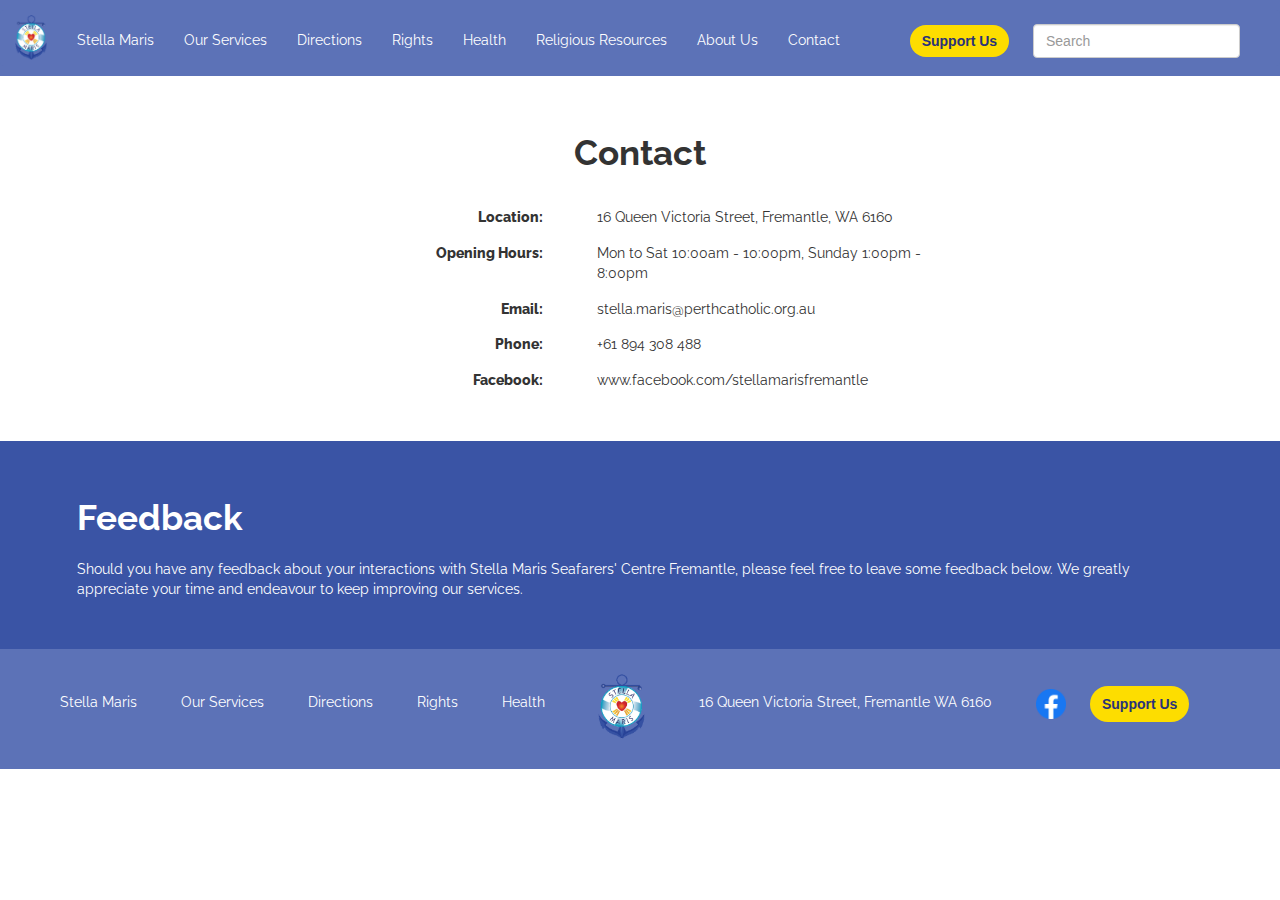
<file: contact-us.html>
<!DOCTYPE html>
<html lang="en">

<head>
    <title>Contact</title>
    <!-- BOOTSTRAP 3 -->
    <meta charset="utf-8">
    <meta name="viewport" content="width=device-width, initial-scale=1">
    <link rel="stylesheet" href="https://maxcdn.bootstrapcdn.com/bootstrap/3.4.1/css/bootstrap.min.css">
    <script src="https://ajax.googleapis.com/ajax/libs/jquery/3.4.1/jquery.min.js"></script>
    <script src="https://maxcdn.bootstrapcdn.com/bootstrap/3.4.1/js/bootstrap.min.js"></script>

    <!-- GOOGLE FONTS -->
    <link href="https://fonts.googleapis.com/css2?family=Raleway:wght@400;700;800&display=swap" rel="stylesheet">

    <!-- OUR STYLE SHEET -->
    <link rel="stylesheet" href="style.css" />
    <link rel="stylesheet" href="responsive.css" />
</head>

<body>

    <!--NAVIGATION BAR-->
    <header class="container-fluid">

        <!-- NAVBAR -->
        <nav class="navbar navbar-default navbar-static-top">
            <div class="container-fluid navbar">
                <div class="navbar-header">
                    <button type="button" class="navbar-toggle" data-toggle="collapse" data-target="#myNavbar">
                        <span class="icon-bar"></span>
                        <span class="icon-bar"></span>
                        <span class="icon-bar"></span>
                    </button>
                    <a class="navbar-brand" href="Index.html"> <img src="assets/logo_stellamaris.png" alt="Stella Maris Logo"> </a>
                </div>
                <!--NAVBAR-HEADER-->
                <div class="collapse navbar-collapse" id="myNavbar">
                    <ul class="nav navbar-nav">
                        <li><a class="navigation-text" href="index.html">Stella Maris</a></li>
                        <li><a class="navigation-text" href="our-services.html">Our Services</a></li>
                        <li><a class="navigation-text" href="directions.html">Directions</a></li>
                        <li><a class="navigation-text" href="rights.html">Rights</a></li>
                        <li><a class="navigation-text" href="#">Health</a></li>
                        <li><a class="navigation-text" href="#">Religious Resources</a></li>
                        <li><a class="navigation-text" href="about-us.html">About Us</a></li>
                        <li><a class="navigation-text" href="contact-us.html">Contact</a></li>

                    </ul>

                    <ul class="nav navbar-nav navbar-right">
                        <li>
                            <form class="navbar-form navbar-left" action="/action_page.php">
                                <a class="btn btn-default header" href="support-us.html">Support Us</a>
                                <div class="form-group">
                                    <input type="text" class="form-control search-bar" placeholder="Search">
                                </div>

                            </form>
                        </li>
                    </ul>
                    <!--NAVBAR-->
                </div>
                <!--COLLAPSE NAVBAR-COLLAPSE-->
            </div>
            <!--CONTAINER FLUID-->
        </nav><!-- NAVBAR -->
    </header><!-- HEADER -->


    <!-- CONTACT -->

    <section class="container-fluid contact">
        <div class="contact-header">
            <h3>Contact</h3>
        </div>
        <!--CONTACT-HEADER-->
        <div class="row contact-content">
                <div class="row contact-row">
                    <div class="col-md-6 contact-left-text">
                        <p>Location:</p>
                    </div>
                    <!--CONTACT-LEFT-TEXT-->
                    <div class="col-md-6 contact-right-text">
                        <p>16 Queen Victoria Street, Fremantle, WA 6160</p>
                    </div>
                    <!--CONTACT-RIGHT-TEXT-->
                </div>
                <!--CONTACT-ROW-->
                <div class="row contact-row">
                    <div class="col-md-6 contact-left-text">
                        <p>Opening Hours:</p>
                    </div>
                    <!--CONTACT-LEFT-TEXT-->
                    <div class="col-md-6 contact-right-text">
                        <p>Mon to Sat 10:00am - 10:00pm, Sunday 1:00pm - 8:00pm</p>
                    </div>
                    <!--CONTACT-RIGHT-TEXT-->
                </div>
                <!--CONTACT-ROW-->
                <div class="row contact-row">
                    <div class="col-md-6 contact-left-text">
                        <p>Email:</p>
                    </div>
                    <!--CONTACT-LEFT-TEXT-->
                    <div class="col-md-6 contact-right-text">
                        <p>stella.maris@perthcatholic.org.au</p>
                    </div>
                    <!--CONTACT-RIGHT-TEXT-->
                </div>
                <!--CONTACT-ROW-->
                <div class="row contact-row">
                    <div class="col-md-6 contact-left-text">
                        <p>Phone:</p>
                    </div>
                    <!--CONTACT-LEFT-TEXT-->
                    <div class="col-md-6 contact-right-text">
                        <p>+61 894 308 488</p>
                    </div>
                    <!--CONTACT-RIGHT-TEXT-->
                </div> 
                <!--CONTACT-ROW-->
                            <div class="row contact-row">
                    <div class="col-md-6 contact-left-text">
                        <p>Facebook:</p>
                    </div>
                    <!--CONTACT-LEFT-TEXT-->
                    <div class="col-md-6 contact-right-text">
                        <p>www.facebook.com/stellamarisfremantle</p>
                    </div>
                    <!--CONTACT-RIGHT-TEXT-->
                </div> 
                <!--CONTACT-ROW-->
        </div>
        <!--CONTACT-CONTENT-->
    </section>
    <!--CONTAINER-FLUID CONTACT-->

    <!-- FEEDBACK -->

    <section class="container-fluid">
        <div class="feedback">
            <div class="row">
                <div class="feedback-content">
                    <h3 class="feedback-header">Feedback</h3>
                    <div class="feedback-text">
                        <p> Should you have any feedback about your interactions with Stella Maris Seafarers' Centre Fremantle, please feel free to leave some feedback below. We greatly appreciate your time and endeavour to keep improving our services.</p>
                    </div>
                    <!--FEEDBACK-TEXT-->
                    <div class="feedback-input">
<!-- this is where the plug in goes -->
                    </div>
                    <!--FEEDBACK-INPUT-->
                </div>
                <!--FEEDBACK-CONTENT-->
            </div>
            <!--ROW-->
        </div>
        <!--FEEDBACK-->
    </section>
    <!--CONTAINER-FLUID-->


    <!--FOOTER-->
    <footer class="container-fluid">
        <div class="footer">
            <ul class="footer-list" id="horizontal-list">
                <li><a class="footer-text left" href="index.html">Stella Maris</a></li>
                <li><a class="footer-text left" href="our-services.html">Our Services</a></li>
                <li><a class="footer-text left" href="directions.html">Directions</a></li>
                <li><a class="footer-text left" href="rights.html">Rights</a></li>
                <li><a class="footer-text left" href="#">Health</a></li>
                <li><a class="footer-text footer-logo" href="Index.html"> <img class="footer-logo-center" src="assets/logo_stellamaris.png" alt="Stella Maris Logo"> </a></li>
                <li><a class="footer-text" href="directions.html">16 Queen Victoria Street, Fremantle WA 6160</a></li>
                <li><a class="footer-text facebook-logo" href="https://www.facebook.com/stellamarisfremantle"> <img class="facebook-logo-footer" src="assets/facebook_logo.png" alt="Facebook Logo"> </a></li>
                <li><a class="btn btn-default footer supportus-btn" href="support-us.html">Support Us</a></li>
            </ul>
        </div>
        <!--footer-->
    </footer>

</body>

</html>
</file>
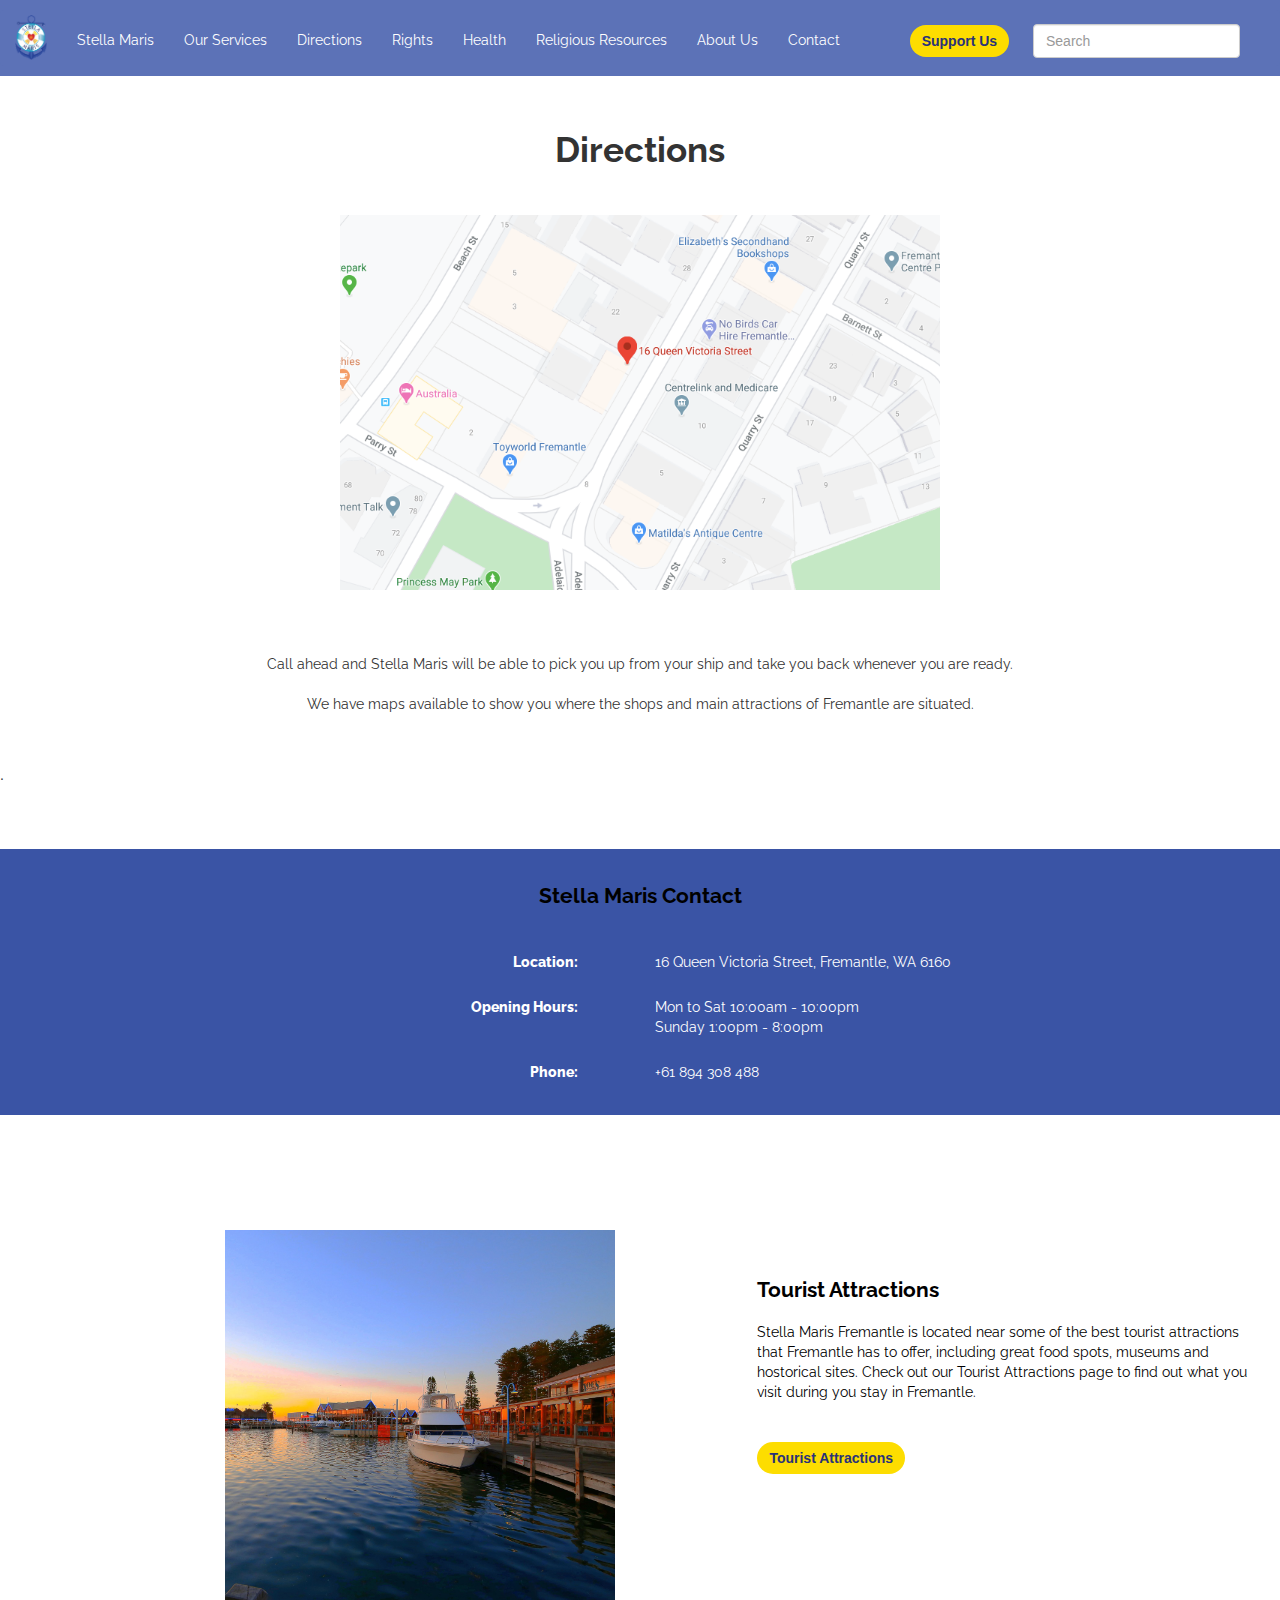
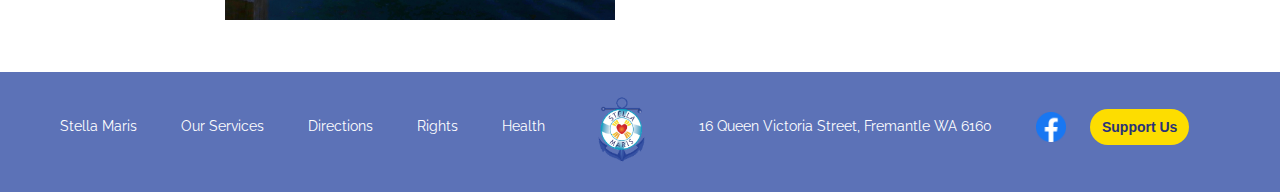
<file: directions.html>
<!DOCTYPE html>
<html lang="en">

<head>
    <title>Directions</title>
    <link href="https://fonts.googleapis.com/css?family=Raleway:400,800&display=swap" rel="stylesheet">
    <meta charset="utf-8">
    <meta name="viewport" content="width=device-width, initial-scale=1">
    <link rel="stylesheet" href="https://maxcdn.bootstrapcdn.com/bootstrap/3.4.0/css/bootstrap.min.css">
    <link rel="stylesheet" href="https://cdnjs.cloudflare.com/ajax/libs/font-awesome/4.7.0/css/font-awesome.min.css">
    <script src="https://ajax.googleapis.com/ajax/libs/jquery/3.4.0/jquery.min.js"></script>
    <script src="https://maxcdn.bootstrapcdn.com/bootstrap/3.4.0/js/bootstrap.min.js"></script>
    <link href="style.css" rel="stylesheet">
    <link rel="stylesheet" href="responsive.css" />
</head>

<body>

    <!--NAVIGATION BAR-->
    <header class="container-fluid">

        <!-- NAVBAR -->
        <nav class="navbar navbar-default navbar-static-top">
            <div class="container-fluid navbar">
                <div class="navbar-header">
                    <button type="button" class="navbar-toggle" data-toggle="collapse" data-target="#myNavbar">
                        <span class="icon-bar"></span>
                        <span class="icon-bar"></span>
                        <span class="icon-bar"></span>
                    </button>
                    <a class="navbar-brand" href="Index.html"> <img src="assets/logo_stellamaris.png" alt="Stella Maris Logo"> </a>
                </div>
                <!--NAVBAR-HEADER-->
                <div class="collapse navbar-collapse" id="myNavbar">
                    <ul class="nav navbar-nav">
                        <li><a class="navigation-text" href="index.html">Stella Maris</a></li>
                        <li><a class="navigation-text" href="our-services.html">Our Services</a></li>
                        <li><a class="navigation-text" href="directions.html">Directions</a></li>
                        <li><a class="navigation-text" href="rights.html">Rights</a></li>
                        <li><a class="navigation-text" href="health.html">Health</a></li>
                        <li><a class="navigation-text" href="religious-resources.html">Religious Resources</a></li>
                        <li><a class="navigation-text" href="about-us.html">About Us</a></li>
                        <li><a class="navigation-text" href="contact-us.html">Contact</a></li>

                    </ul>

                    <ul class="nav navbar-nav navbar-right">
                        <li>
                            <form class="navbar-form navbar-left" action="/action_page.php">
                                <a class="btn btn-default header" href="support-us.html">Support Us</a>
                                <div class="form-group">
                                    <input type="text" class="form-control search-bar" placeholder="Search">
                                </div>

                            </form>
                        </li>
                    </ul>
                    <!--NAVBAR-->
                </div>
                <!--COLLAPSE NAVBAR-COLLAPSE-->
            </div>
            <!--CONTAINER FLUID-->
        </nav><!-- NAVBAR -->
    </header><!-- HEADER -->



    <section class="container-fluid">
        <div class="directions">
            <h3 class="directions-title"> Directions </h3>

           <a href="https://goo.gl/maps/RjFrMSoMTA6SMydt7">
                <img class="google-map" alt="Qries" src="assets/google_map.png"
                 width="600">
            </a>
            
            <p class="pickup text-center"> Call ahead and Stella Maris will be able to pick you up from your ship and take you back whenever you are ready. <br> <br> We have maps available to show you where the shops and main attractions of Fremantle are situated.</p>
        </div>
    </section>.


    
    
    
    
     <section class="container-fluid contact-directions directions-info">
        <div class="contact-header">
            <!--need new classes for text-->
            <h2>Stella Maris Contact</h2>
        </div>
        <!--CONTACT-HEADER-->
        <div class="row contact-content-directions">
                <div class="row contact-row">
                    <div class="col-md-6 contact-left-text">
                        <p>Location:</p>
                    </div>
                    <!--CONTACT-LEFT-TEXT-->
                    <div class="col-md-6 contact-right-text">
                        <p>16 Queen Victoria Street, Fremantle, WA 6160</p>
                    </div>
                    <!--CONTACT-RIGHT-TEXT-->
                </div>
                <!--CONTACT-ROW-->
                <div class="row contact-row">
                    <div class="col-md-6 contact-left-text">
                        <p>Opening Hours:</p>
                    </div>
                    <!--CONTACT-LEFT-TEXT-->
                    <div class="col-md-6 contact-right-text">
                        <p><p> Mon to Sat 10:00am - 10:00pm <br>
                    Sunday 1:00pm - 8:00pm </p>
                        
                    </div>
                    <!--CONTACT-RIGHT-TEXT-->
                </div>
                <!--CONTACT-ROW-->
                <div class="row contact-row">
                    <div class="col-md-6 contact-left-text">
                        <p>Phone:</p>
                    </div>
                    <!--CONTACT-LEFT-TEXT-->
                    <div class="col-md-6 contact-right-text">
                        <p>+61 894 308 488</p>
                    </div>
                    <!--CONTACT-RIGHT-TEXT-->
                </div> 
                <!--CONTACT-ROW-->
        </div>
        <!--CONTACT-CONTENT-->
    </section>
    <!--CONTAINER-FLUID CONTACT-->
    
    
    
    
    
    
    
    
<section class="container-fluid directions-tourist">

        <div class="row">
            
            <div class="col-md-6">
                <div class="directions-info-text">
                    <div>
                    
                    <img class="minimal-map-freo" src="assets/boat_harbour.jpg" alt="Fremantle Boat Harbour" height="300px">
                        
                    </div>
                
            </div>
            <div> </div>
        </div>
            
            
        <div> </div>
            <div class="col-md-5 directions-attractions">
                <h2 class="directions-title-2"> Tourist Attractions </h2>
                <div class="directions-info-headings">
                    <p> Stella Maris Fremantle is located near some of the best tourist attractions  that Fremantle has to offer, including great food spots, museums and hostorical sites. Check out our Tourist Attractions page to find out what you visit during you stay in Fremantle. </p>
                    <br>
                    
                    <div class="ourservices-btn">
                <a class="btn btn-default ourservices_btn" href="tourist-attractions.html">Tourist Attractions</a>
            </div>
                    
                </div>
            </div>
            
    </div>
            
</section>
    

    <!--FOOTER-->

    <footer class="container-fluid">
        <div class="footer">
            <ul class="footer-list" id="horizontal-list">
                <li><a class="footer-text left" href="index.html">Stella Maris</a></li>
                <li><a class="footer-text left" href="our-services.html">Our Services</a></li>
                <li><a class="footer-text left" href="directions.html">Directions</a></li>
                <li><a class="footer-text left" href="rights.html">Rights</a></li>
                <li><a class="footer-text left" href="health.html">Health</a></li>
                <li><a class="footer-text footer-logo" href="Index.html"> <img class="footer-logo-center" src="assets/logo_stellamaris.png" alt="Stella Maris Logo"> </a></li>
                <li><a class="footer-text" href="directions.html">16 Queen Victoria Street, Fremantle WA 6160</a></li>
                <li><a class="footer-text facebook-logo" href="https://www.facebook.com/stellamarisfremantle"> <img class="facebook-logo-footer" src="assets/facebook_logo.png" alt="Facebook Logo"> </a></li>
                <li><a class="btn btn-default footer supportus-btn" href="tourist-attractions.html">Support Us</a></li>
            </ul>
        </div>
        <!--footer-->
    </footer>

</body>
</file>
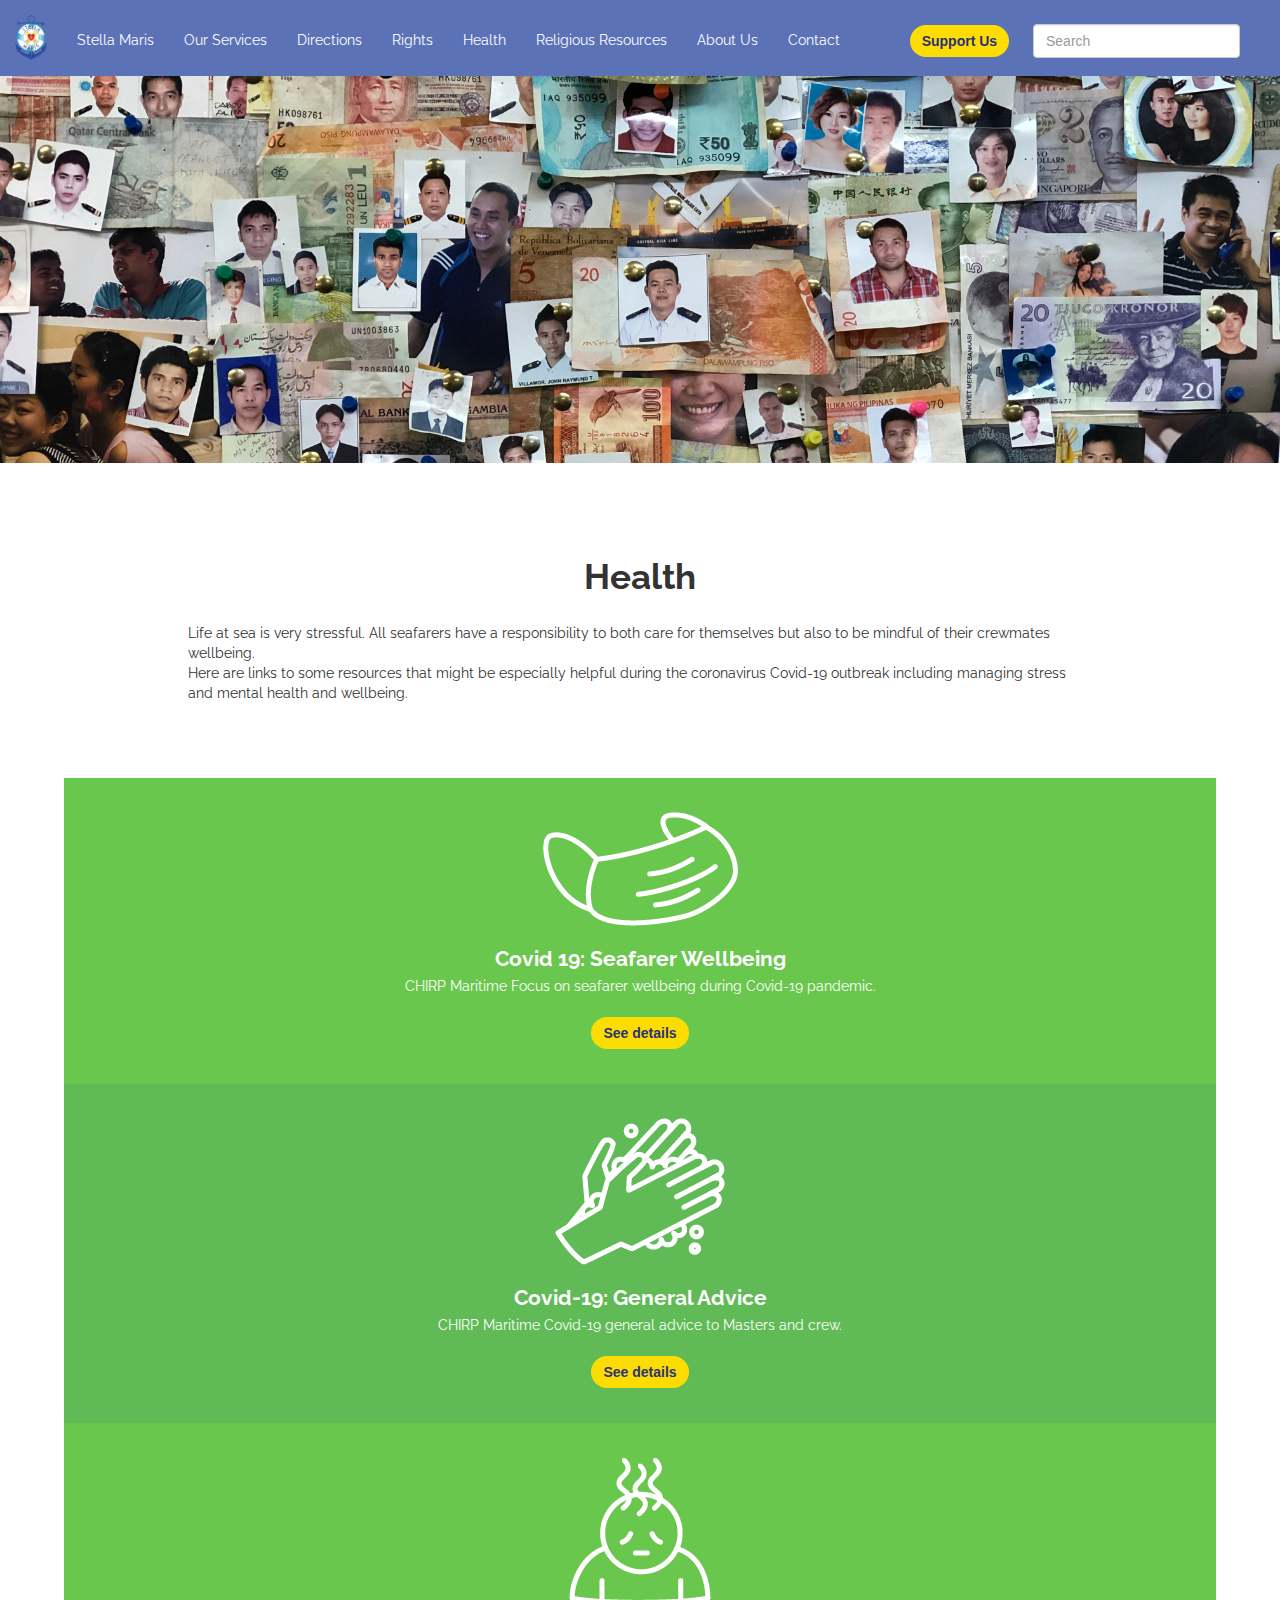
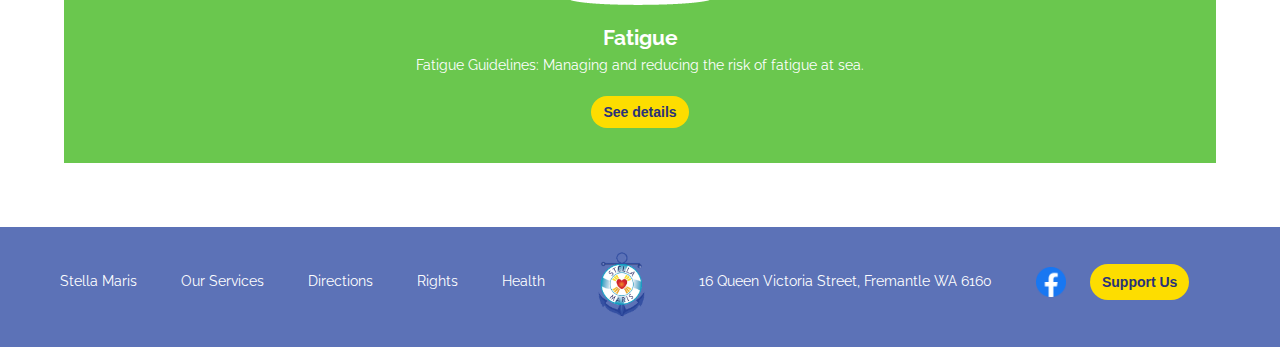
<file: health.html>
<!DOCTYPE html>
<html lang="en">

<head>
    <title>Health</title>
    <!-- BOOTSTRAP 3 -->
    <meta charset="utf-8">
    <meta name="viewport" content="width=device-width, initial-scale=1">
    <link rel="stylesheet" href="https://maxcdn.bootstrapcdn.com/bootstrap/3.4.1/css/bootstrap.min.css">
    <script src="https://ajax.googleapis.com/ajax/libs/jquery/3.4.1/jquery.min.js"></script>
    <script src="https://maxcdn.bootstrapcdn.com/bootstrap/3.4.1/js/bootstrap.min.js"></script>

    <!-- GOOGLE FONTS -->
    <link href="https://fonts.googleapis.com/css2?family=Raleway:wght@400;700;800&display=swap" rel="stylesheet">

    <!-- OUR STYLE SHEET -->
    <link rel="stylesheet" href="style.css" />
    <link rel="stylesheet" href="responsive.css" />
</head>

<body>

    <!--NAVIGATION BAR-->
    <header class="container-fluid">

        <!-- NAVBAR -->
        <nav class="navbar navbar-default navbar-static-top">
            <div class="container-fluid navbar">
                <div class="navbar-header">
                    <button type="button" class="navbar-toggle" data-toggle="collapse" data-target="#myNavbar">
                        <span class="icon-bar"></span>
                        <span class="icon-bar"></span>
                        <span class="icon-bar"></span>
                    </button>
                    <a class="navbar-brand" href="Index.html"> <img src="assets/logo_stellamaris.png" alt="Stella Maris Logo"> </a>
                </div>
                <!--NAVBAR-HEADER-->
                <div class="collapse navbar-collapse" id="myNavbar">
                    <ul class="nav navbar-nav">
                        <li><a class="navigation-text" href="index.html">Stella Maris</a></li>
                        <li><a class="navigation-text" href="our-services.html">Our Services</a></li>
                        <li><a class="navigation-text" href="directions.html">Directions</a></li>
                        <li><a class="navigation-text" href="rights.html">Rights</a></li>
                        <li><a class="navigation-text" href="#">Health</a></li>
                        <li><a class="navigation-text" href="#">Religious Resources</a></li>
                        <li><a class="navigation-text" href="about-us.html">About Us</a></li>
                        <li><a class="navigation-text" href="contact-us.html">Contact</a></li>

                    </ul>

                    <ul class="nav navbar-nav navbar-right">
                        <li>
                            <form class="navbar-form navbar-left" action="/action_page.php">
                                <a class="btn btn-default header" href="support-us.html">Support Us</a>
                                <div class="form-group">
                                    <input type="text" class="form-control search-bar" placeholder="Search">
                                </div>

                            </form>
                        </li>
                    </ul>
                    <!--NAVBAR-->
                </div>
                <!--COLLAPSE NAVBAR-COLLAPSE-->
            </div>
            <!--CONTAINER FLUID-->
        </nav><!-- NAVBAR -->
    </header><!-- HEADER -->

    
<!-- BANNER -->
    <section class="container-fluid banner">
        <div class="health-banner">
            <img class="health-banner-img" src="assets/seafarers2_edit.jpg" alt="Banner of smiling seafarers.">
        </div>
        <!--HEALTH-BANNER-->
    </section>
   
    
<!--HEALTH-->
    <section class="container-fluid health">
        <div class="health">
            <div class="health-section">
                <div class="health-header">
                    <h3>Health</h3>
                </div>
                <!--HEALTH-HEADER-->
                <div class="row">
                     <div class="health-text">
                        <p>Life at sea is very stressful.  All seafarers have a responsibility to both care for themselves but also to be mindful of their crewmates wellbeing.</p>
                        <p>Here are links to some resources that might be especially helpful during the coronavirus Covid-19 outbreak including managing stress and mental health and wellbeing.</p>
                    </div>
                    <!--HEALTH-TEXT-->
                </div>
                <!--ROW-->
            </div>
            <!--HEALTH-SECTION-->
        </div>
        <!--HEALTH-->
    </section>
    <!--CONTAINER-FLUID HEALTH-->

    <!--HEALTH LINKS-->
    <section class="container-fluid">
        <div class="col-lg-12 health-links">
                <div class="row health-linkbox linkbox-green" id="linkbox-one">
                    <div class="health-link-img">
                        <img src="assets/mask1.png" class="health-img-responsive" alt="Covid-19 Seafarer Wellbeing">
                        <!--Add this: class="img-circle", if we want circle-->
                    </div>
                    <!-- HEALTH-LINK-IMG-->
                    <div class="health-links-text">
                        <h2> Covid 19: Seafarer Wellbeing </h2>
                        <p>CHIRP Maritime Focus on seafarer wellbeing during Covid-19 pandemic.</p>
                    </div>
                    <!--HEALTH-LINKS-TEXT-->
                    <div class="health-btn">
                        <a class="btn btn-default" href="https://www.chirpmaritime.org/wp-content/uploads/2020/04/Covid-19-psycology-and-welfare-paper-April-2020-Final.pdf">See details</a>
                        <!--        <link href="#" rel="#"/><a href="#" class="btn btn-default" role="button">Text</a>
                        -->
                    </div>
                    <!--HEALTH-BTN-->
                </div>
                <!-- HEALTH-LINKBOX -->
                <div class="row health-linkbox linkbox-darkgreen" id="linkbox-two">
                    <div class="health-link-img">
                        <img src="assets/handwash.png" class="health-img-responsive" alt="Covid-19 General Advice">
                        <!--Add this: class="img-circle", if we want circle-->
                    </div>
                    <!-- HEALTH-LINK-IMG-->
                    <div class="health-links-text">
                        <h2> Covid-19: General Advice </h2>
                        <p>CHIRP Maritime Covid-19 general advice to Masters and crew.</p>
                    </div>
                    <!--HEALTH-LINKS-TEXT-->
                    <div class="health-btn">
                        <a class="btn btn-default" href="https://www.chirpmaritime.org/wp-content/uploads/2020/04/CHIRP-Maritime-COVID19-General-Medical-Advice.pdf">See details</a>
                    </div>
                    <!--HEALTH-BTN-->
                </div>
                <!-- HEALTH-LINKBOX HEALTH-DARKGREEN-->
                <div class="row health-linkbox linkbox-green" id="linkbox-three">
                    <div class="health-link-img">
                        <img src="assets/fatigue.png" class="health-img-responsive" alt="Fatigue">
                        <!--Add this: class="img-circle", if we want circle-->
                    </div>
                    <!-- HEALTH-LINK-IMG-->
                    <div class="health-links-text">
                        <h2> Fatigue </h2>
                        <p> Fatigue Guidelines: Managing and reducing the risk of fatigue at sea.</p>
                    </div>
                    <!--HEALTH-LINKS-TEXT-->
                    <div class="health-btn">
                        <a class="btn btn-default" href="https://www.chirpmaritime.org/wp-content/uploads/2020/03/amsa-fatigue-guidelines-web.pdf">See details</a>
                    </div>
                    <!--HEALTH-BTN-->
                </div>
                <!-- HEALTH-LINKBOX LINKBOX-GREEN-->
        </div>
        <!-- HEALTH-LINKS -->
    </section>
    <!--CONTAINER-FLUID-->
    

    <!--FOOTER-->
    <footer class="container-fluid">
        <div class="footer">
            <ul class="footer-list" id="horizontal-list">
                <li><a class="footer-text left" href="index.html">Stella Maris</a></li>
                <li><a class="footer-text left" href="our-services.html">Our Services</a></li>
                <li><a class="footer-text left" href="directions.html">Directions</a></li>
                <li><a class="footer-text left" href="rights.html">Rights</a></li>
                <li><a class="footer-text left" href="#">Health</a></li>
                <li><a class="footer-text footer-logo" href="Index.html"> <img class="footer-logo-center" src="assets/logo_stellamaris.png" alt="Stella Maris Logo"> </a></li>
                <li><a class="footer-text" href="directions.html">16 Queen Victoria Street, Fremantle WA 6160</a></li>
                <li><a class="footer-text facebook-logo" href="https://www.facebook.com/stellamarisfremantle"> <img class="facebook-logo-footer" src="assets/facebook_logo.png" alt="Facebook Logo"> </a></li>
                <li><a class="btn btn-default footer supportus-btn" href="support-us.html">Support Us</a></li>
            </ul>
        </div>
        <!--footer-->
    </footer>

</body>

</html>
</file>
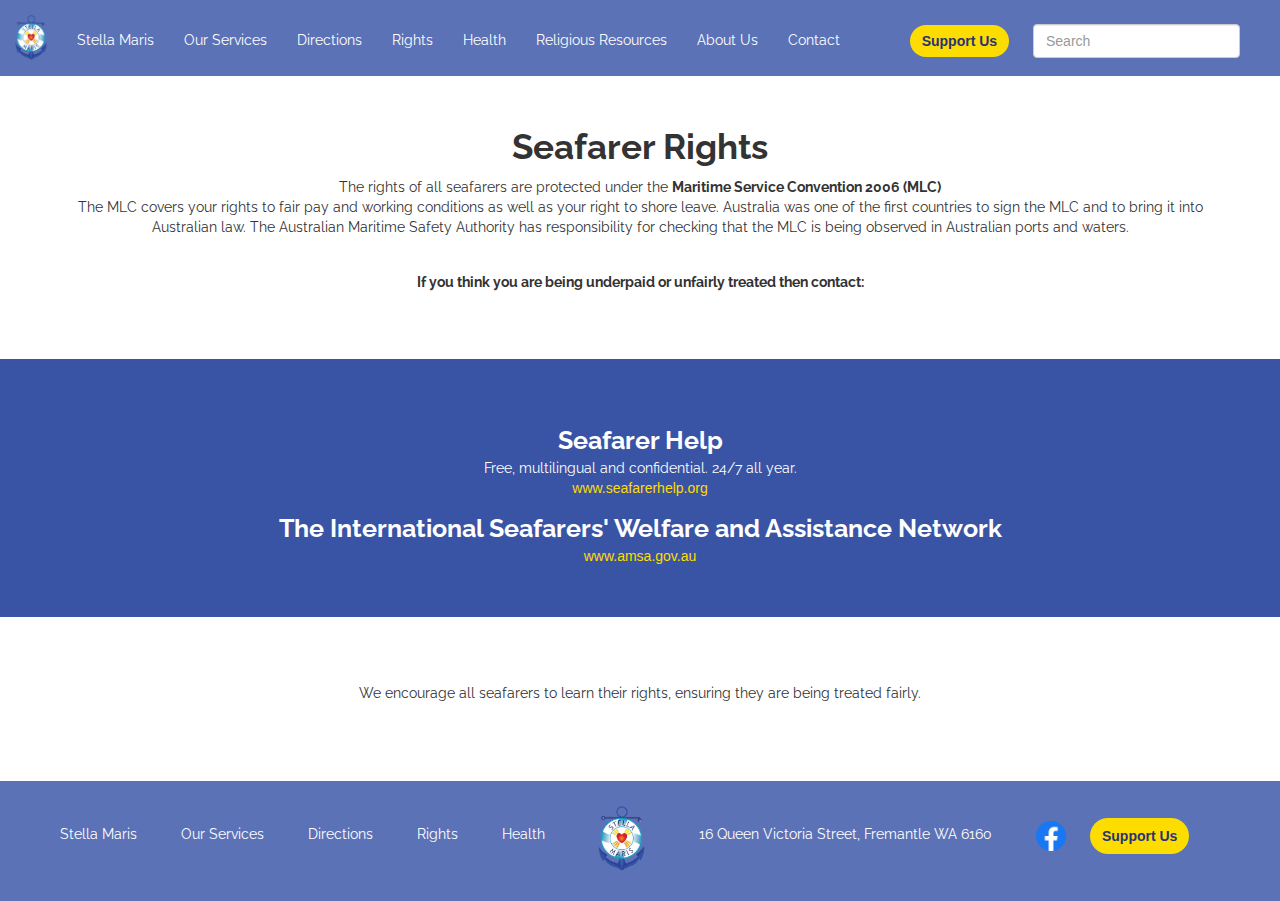
<file: rights.html>
<!DOCTYPE html>
<html lang="en">

<head>
    <title>Seafarer Rights</title>
    <!-- BOOTSTRAP 3 -->
    <meta charset="utf-8">
    <meta name="viewport" content="width=device-width, initial-scale=1">
    <link rel="stylesheet" href="https://maxcdn.bootstrapcdn.com/bootstrap/3.4.1/css/bootstrap.min.css">
    <script src="https://ajax.googleapis.com/ajax/libs/jquery/3.4.1/jquery.min.js"></script>
    <script src="https://maxcdn.bootstrapcdn.com/bootstrap/3.4.1/js/bootstrap.min.js"></script>

    <!-- GOOGLE FONTS -->
    <link href="https://fonts.googleapis.com/css2?family=Raleway:wght@400;700;800&display=swap" rel="stylesheet">

    <!-- OUR STYLE SHEET -->
    <link rel="stylesheet" href="style.css" />
    <link rel="stylesheet" href="responsive.css" />
</head>

<body>

    <!-- HEADER -->
    <!--NAVIGATION BAR-->
    <header class="container-fluid">

        <!-- NAVBAR -->
        <nav class="navbar navbar-default navbar-static-top">
            <div class="container-fluid navbar">
                <div class="navbar-header">
                    <button type="button" class="navbar-toggle" data-toggle="collapse" data-target="#myNavbar">
                        <span class="icon-bar"></span>
                        <span class="icon-bar"></span>
                        <span class="icon-bar"></span>
                    </button>
                    <a class="navbar-brand" href="Index.html"> <img src="assets/logo_stellamaris.png" alt="Stella Maris Logo"> </a>
                </div>
                <!--NAVBAR-HEADER-->
                <div class="collapse navbar-collapse" id="myNavbar">
                    <ul class="nav navbar-nav">
                        <li><a class="navigation-text" href="index.html">Stella Maris</a></li>
                        <li><a class="navigation-text" href="our-services.html">Our Services</a></li>
                        <li><a class="navigation-text" href="directions.html">Directions</a></li>
                        <li><a class="navigation-text" href="rights.html">Rights</a></li>
                        <li><a class="navigation-text" href="health.html">Health</a></li>
                        <li><a class="navigation-text" href="religious-resources.html">Religious Resources</a></li>
                        <li><a class="navigation-text" href="about-us.html">About Us</a></li>
                        <li><a class="navigation-text" href="contact-us.html">Contact</a></li>

                    </ul>

                    <ul class="nav navbar-nav navbar-right">
                        <li>
                            <form class="navbar-form navbar-left" action="/action_page.php">
                                <a class="btn btn-default header" href="support-us.html">Support Us</a>
                                <div class="form-group">
                                    <input type="text" class="form-control search-bar" placeholder="Search">
                                </div>

                            </form>
                        </li>
                    </ul>
                    <!--NAVBAR-->
                </div>
                <!--COLLAPSE NAVBAR-COLLAPSE-->
            </div>
            <!--CONTAINER FLUID-->
        </nav><!-- NAVBAR -->
    </header><!-- HEADER -->





    <!--CONTACT

    <!-->
    
    <section class="container-fluid text-center our-services-top p-padded">
       
                <h3>Seafarer Rights</h3>
                <p>The rights of all seafarers are protected under the <b> Maritime Service Convention 2006 (MLC) </b> </p>
        
                <p>The MLC covers your rights to fair pay and working conditions as well as your right to shore leave. Australia was one of the first countries to sign the MLC and to bring it into Australian law. The Australian Maritime Safety Authority has responsibility for checking that the MLC is being observed in Australian ports and waters.</p>

                <p class="rights-intro"> <b> If you think you are being underpaid or unfairly treated then contact: </b> </p>
          
    </section>


    <section class="container-fluid">
        <div class="rights-contact">
            <div class="row p-padded">
                <!-- may need to make these into rows instead for responsive -->

                <p class="rights-title rights-margin"> Seafarer Help </p>
                <p class="rights-free rights-margin"> Free, multilingual and confidential. 24/7 all year. </p>

                <a class="rights-link rights-margin"> www.seafarerhelp.org </a>

                <p class="rights-title rights-margin"> The International Seafarers' Welfare and Assistance Network </p>

                <a class="rights-link rights-margin"> www.amsa.gov.au </a>

            </div>
            <!--ROW-->
        </div>
        <!--RIGHTS-TEXT-->
    </section>
    <!--CONTAINER-FLUID RIGHTS-->

    
    
    <section class="container-fluid contact">
        <div class="rights-bottom text-center rights-margin">
            <!--CONTACT-HEADER-->


                <p class="rights-free"> We encourage all seafarers to learn their rights, ensuring they are being treated fairly. </p>

            <!--ROW-->
        </div>
        <!--RIGHTS-TEXT-->
    </section>
    <!--CONTAINER-FLUID RIGHTS-->
    




    <footer class="container-fluid">
        <div class="footer">
            <ul class="footer-list" id="horizontal-list">
                <li><a class="footer-text left" href="index.html">Stella Maris</a></li>
                <li><a class="footer-text left" href="our-services.html">Our Services</a></li>
                <li><a class="footer-text left" href="directions.html">Directions</a></li>
                <li><a class="footer-text left" href="rights.html">Rights</a></li>
                <li><a class="footer-text left" href="health.html">Health</a></li>
                <li><a class="footer-text footer-logo" href="Index.html"> <img class="footer-logo-center" src="assets/logo_stellamaris.png" alt="Stella Maris Logo"> </a></li>
                <li><a class="footer-text" href="directions.html">16 Queen Victoria Street, Fremantle WA 6160</a></li>
                <li><a class="footer-text facebook-logo" href="https://www.facebook.com/stellamarisfremantle"> <img class="facebook-logo-footer" src="assets/facebook_logo.png" alt="Facebook Logo"> </a></li>
                <li><a class="btn btn-default footer supportus-btn" href="support-us.html">Support Us</a></li>
            </ul>
        </div>
        <!--footer-->
    </footer>


</body>
</file>
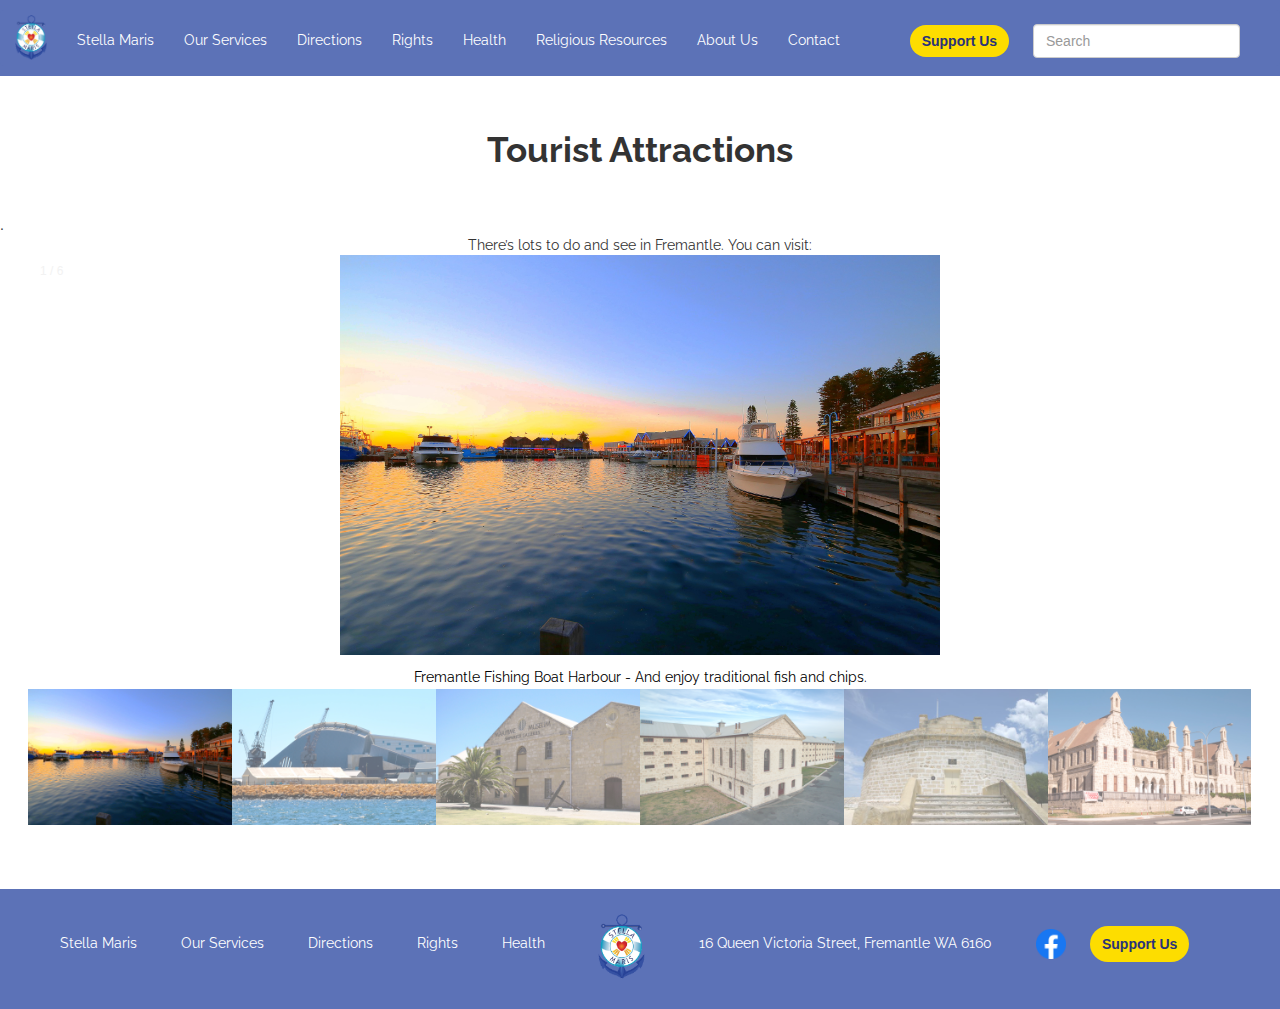
<file: tourist-attractions.html>
<!DOCTYPE html>
<html lang="en">

<head>
    <title>Tourist Attractions</title>
    <!-- BOOTSTRAP 3 -->
    <meta charset="utf-8">
    <meta name="viewport" content="width=device-width, initial-scale=1">
    <link rel="stylesheet" href="https://maxcdn.bootstrapcdn.com/bootstrap/3.4.1/css/bootstrap.min.css">
    <script src="https://ajax.googleapis.com/ajax/libs/jquery/3.4.1/jquery.min.js"></script>
    <script src="https://maxcdn.bootstrapcdn.com/bootstrap/3.4.1/js/bootstrap.min.js"></script>

    <!-- GOOGLE FONTS -->
    <link href="https://fonts.googleapis.com/css2?family=Raleway:wght@400;700;800&display=swap" rel="stylesheet">

    <!-- OUR STYLE SHEET -->
    <link rel="stylesheet" href="style.css" />
    <link rel="stylesheet" href="responsive.css" />
</head>

<body>

    <!--NAVIGATION BAR-->
    <header class="container-fluid">

        <!-- NAVBAR -->
        <nav class="navbar navbar-default navbar-static-top">
            <div class="container-fluid navbar">
                <div class="navbar-header">
                    <button type="button" class="navbar-toggle" data-toggle="collapse" data-target="#myNavbar">
                        <span class="icon-bar"></span>
                        <span class="icon-bar"></span>
                        <span class="icon-bar"></span>
                    </button>
                    <a class="navbar-brand" href="Index.html"> <img src="assets/logo_stellamaris.png" alt="Stella Maris Logo"> </a>
                </div>
                <!--NAVBAR-HEADER-->
                <div class="collapse navbar-collapse" id="myNavbar">
                    <ul class="nav navbar-nav">
                        <li><a class="navigation-text" href="index.html">Stella Maris</a></li>
                        <li><a class="navigation-text" href="our-services.html">Our Services</a></li>
                        <li><a class="navigation-text" href="directions.html">Directions</a></li>
                        <li><a class="navigation-text" href="rights.html">Rights</a></li>
                        <li><a class="navigation-text" href="health.html">Health</a></li>
                        <li><a class="navigation-text" href="religious-resources.html">Religious Resources</a></li>
                        <li><a class="navigation-text" href="about-us.html">About Us</a></li>
                        <li><a class="navigation-text" href="contact-us.html">Contact</a></li>

                    </ul>

                    <ul class="nav navbar-nav navbar-right">
                        <li>
                            <form class="navbar-form navbar-left" action="/action_page.php">
                                <a class="btn btn-default header" href="support-us.html">Support Us</a>
                                <div class="form-group">
                                    <input type="text" class="form-control search-bar" placeholder="Search">
                                </div>

                            </form>
                        </li>
                    </ul>
                    <!--NAVBAR-->
                </div>
                <!--COLLAPSE NAVBAR-COLLAPSE-->
            </div>
            <!--CONTAINER FLUID-->
        </nav><!-- NAVBAR -->
    </header><!-- HEADER -->
    
    
        <section class="container-fluid">
        <div class="directions">
            <h3 class="directions-title"> Tourist Attractions </h3>

        </div>
    </section>.
    
    <p class="text-center tourist-crop p-padded"> There’s lots to do and see in Fremantle.  You can visit:
 </p>
    
    

    
<!-- Container for the image gallery -->
<div class="container tourist_slide p-padded">

  <!-- Full-width images with number text -->
  <div class="mySlides tourist-crop">
    <div class="numbertext">1 / 6</div>
      <img src="assets/boat_harbour2.jpg" style="width:100%" alt="Boat Harbour">
  </div>

  <div class="mySlides tourist-crop">
    <div class="numbertext">2 / 6</div>
     <img src="assets/maritime_museum.jpg" style="width:100%" alt="Maritime Museum">
  </div>

  <div class="mySlides tourist-crop">
    <div class="numbertext">3 / 6</div>
      <img src="assets/shipwreck_museum.jpg" style="width:100%" alt="Shipwreck Museum">
  </div>

  <div class="mySlides tourist-crop">
    <div class="numbertext">4 / 6</div>
      <img src="assets/fremantle_prison.jpg" style="width:100%" alt="Fremantle Prison">
  </div>
    
  <div class="mySlides tourist-crop">
    <div class="numbertext">5 / 6</div>
      <img src="assets/roundhouse.jpg" style="width:100%" alt="Roundhouse">
  </div>
    
  <div class="mySlides tourist-crop">
    <div class="numbertext">6 / 6</div>
      <img src="assets/arts_centre.jpg" style="width:100%" alt="Arts Center">
  </div>


  <!-- Next and previous buttons -->
  <a class="prev" onclick="plusSlides(-1)">&#10094;</a>
  <a class="next" onclick="plusSlides(1)">&#10095;</a>

  <!-- Image text -->
  <div class="caption-container">
    <p id="caption" class="tourist_image_text"></p>
  </div>

  <!-- Thumbnail images -->
  <div class="row tourist-crop">
    <div class="column">
      <img class="demo cursor" src="assets/boat_harbour2.jpg" style="width:100%" onclick="currentSlide(1)" alt="Fremantle Fishing Boat Harbour - And enjoy traditional fish and chips.">
    </div>
    <div class="column">
      <img class="demo cursor" src="assets/maritime_museum.jpg" style="width:100%" onclick="currentSlide(2)" alt="WA Maritime Museum – A premier attraction. Open every day.">
    </div>
    <div class="column">
      <img class="demo cursor" src="assets/shipwreck_museum.jpg" style="width:100%" onclick="currentSlide(3)" alt="WA Shipwrecks Museum – Explore our maritime history. Open every day.">
    </div>
    <div class="column">
      <img class="demo cursor" src="assets/fremantle_prison.jpg" style="width:100%" onclick="currentSlide(4)" alt="Fremantle Jail – Built by convicts, the prison operated from 1855 to 1991. Open 9-5 every day.">
    </div>
      <div class="column">
      <img class="demo cursor" src="assets/roundhouse.jpg" style="width:100%" onclick="currentSlide(5)" alt="The Round House – The oldest building in Western Australia. Open 10.30am.">
    </div>
      <div class="column">
      <img class="demo cursor" src="assets/arts_centre.jpg" style="width:100%" onclick="currentSlide(6)" alt="Fremantle Arts Centre - Explore the WA art and culture. Opens 10am.">
    </div> 
  </div>
</div>


    <footer class="container-fluid">
        <div class="footer">
            <ul class="footer-list" id="horizontal-list">
                <li><a class="footer-text left" href="index.html">Stella Maris</a></li>
                <li><a class="footer-text left" href="our-services.html">Our Services</a></li>
                <li><a class="footer-text left" href="directions.html">Directions</a></li>
                <li><a class="footer-text left" href="rights.html">Rights</a></li>
                <li><a class="footer-text left" href="health.html">Health</a></li>
                <li><a class="footer-text footer-logo" href="Index.html"> <img class="footer-logo-center" src="assets/logo_stellamaris.png" alt="Stella Maris Logo"> </a></li>
                <li><a class="footer-text" href="directions.html">16 Queen Victoria Street, Fremantle WA 6160</a></li>
                <li><a class="footer-text facebook-logo" href="https://www.facebook.com/stellamarisfremantle"> <img class="facebook-logo-footer" src="assets/facebook_logo.png" alt="Facebook Logo"> </a></li>
                <li><a class="btn btn-default footer supportus-btn" href="support-us.html">Support Us</a></li>
            </ul>
        </div>
        <!--footer-->
    </footer>
    
<script>

var slideIndex = 1;
showSlides(slideIndex);

// Next/previous controls
function plusSlides(n) {
  showSlides(slideIndex += n);
}

// Thumbnail image controls
function currentSlide(n) {
  showSlides(slideIndex = n);
}

function showSlides(n) {
  var i;
  var slides = document.getElementsByClassName("mySlides");
  var dots = document.getElementsByClassName("demo");
  var captionText = document.getElementById("caption");
  if (n > slides.length) {slideIndex = 1}
  if (n < 1) {slideIndex = slides.length}
  for (i = 0; i < slides.length; i++) {
    slides[i].style.display = "none";
  }
  for (i = 0; i < dots.length; i++) {
    dots[i].className = dots[i].className.replace(" active", "");
  }
  slides[slideIndex-1].style.display = "block";
  dots[slideIndex-1].className += " active";
  captionText.innerHTML = dots[slideIndex-1].alt;
}

</script>


</body>
</file>
<file: style.css>
/*   
Theme Name: Stella Maris Fremantle
Theme URI: http://www.stellamarisfremantle.com.au
Description: A style-free theme to get you started on an HTML5-based Wordpress theme of your own.
Author: Me
Author URI: http://www.stellamarisfremantle.com.au
Version: 1
*/



.row {
    margin: 0px;
    padding: 0px;
    max-width: 100%;
}

.col-sm-6 {
    margin: 0px;
    padding: 0px;
}

.privacy-policy-title {
    padding-left: 100px;
    padding-right: 100px;
    padding-top: 25px;
    padding-bottom: 25px;
}

.privacy-policy-body {
    padding-left: 100px;
    padding-right: 100px;
    padding-bottom: 25px;
}


/*-----------------------------------------------------NAVBAR START-----------------------------------------------------------------*/
.navbar .navbar-brand {
    max-height: 50px;
    padding: 0px;
}

.navbar .navbar-brand > img {
    max-height: 50px;
    padding-left: 30px;
    padding-right: 15px;
    padding-top: 5px;
}

.navbar {
    padding: 0px;
    padding-top: 10px;
    padding-bottom: 10px;
    margin: 0px;
    background-color: #5C72B7;
    border: 0px;
}

.navbar-right {
    margin: 0px;
}

.form-group {
    padding-right: 25px;
}

.container-fluid {
    padding: 0px;
}

.navigation-text {
    font-family: 'Raleway',
        sans-serif;
    font-size: 1em;
}

.navbar-default .navbar-nav > li > a {
    color: #ffffff;
}

.navbar-nav > li > a {
    padding-top: 20px;
}

.footer-text > li > a {
    color: #ffffff;
    padding-left: 5px;
    padding-right: 5px;
}

.navbar-form {
    width: auto;
    padding-top: 6px;
}

.btn.btn-default.header {
    margin-right: 20px;
}



/*-----------------------------------------------------NAVBAR END-----------------------------------------------------------------*/

.herobg {
    background: url("assets/herobg.png") no-repeat center center;
    background-size: cover;
    height: 75vh;
    color: #ffffff;
    padding-left: 200px;
    padding-right: 200px;
    padding-top: 170px;
}

.ourservices-btn {
    padding-top: 20px;
}

.herobg-subhead{
    padding-bottom: 20px;
}

.tourist-btn {
    padding-top: 20px;
}

.getdirections-btn {
    padding-top: 20px;
}

h1 {
    font-family: 'Raleway',
        sans-serif;
    font-weight: 800;
    margin: 0px;
    font-size: 3em;
}

h2 {
    font-family: 'Raleway',
        sans-serif;
    font-weight: 700;
    font-size: 1.5em;
    margin: 0px;
    padding-top: 10px;
}

h3 {
    font-family: 'Raleway',
        sans-serif;
    font-weight: 700;
    font-size: 2.5em;
}

p {
    font-family: 'Raleway',
        sans-serif;
    font-size: 1em;
    margin: 0px;
}

.seafarers-rights-home {
    padding-bottom: 20px;
}

.footer-text.copyright {
    text-align: center;
    padding-top: 25px;
}

.btn {
    border: none;
    padding-right: 12px;
    background-color: #FDDD00;
    color: #293279;
    font-family: 'Raleway 800',
        sans-serif;
    font-size: 1em;
    font-weight: 800;
    border-radius: 30pt;
}

.aboutusbutton{
    padding-top: 10px;
}




.btn.btn-default.footer {
    border: none;
    padding-right: 12px;
    padding-left: 12px;
    padding-top: 8px;
    padding-bottom: 8px;
    background-color: #FDDD00;
    color: #293279;
    font-family: 'Raleway 800',
        sans-serif;
    font-size: 1em;
    font-weight: 800;
    border-radius: 30pt;
}


.directions_text {
    padding-left: 200px;
    padding-right: 75px;
    padding-top: 75px;
}

.col-sm-5.map {
    float: right;
}

.minimal-map-freo {
    height: 390px;
}

.col-sm-7.directions_bodycopy {
    float: left;
}

.col-sm-7 {
    padding: 0px;
    max-width: 100%;
}

.col-sm-5 {
    padding: 0px;
}

.support-us {
    width: 100%;
    background: url("assets/ocean_texture.png") no-repeat center center;
    background-size: cover;
    height: 75vh;
}

.support-us-section {
    color: #ffffff;
    text-align: center;
    padding-top: 50px;
}

.icons {
    padding: 25px;
}

.donation_text {
    padding-top: 25px;
    padding-left: 150px;
    padding-right: 100px;
    text-align: left;
}

.donation_image {
    padding-top: 50px;
    padding-left: 150px;
    padding-right: 200px;
    text-align: center;
    padding-bottom: 70px;
}

.donation_content {
    padding-top: 70px;
    padding-left: 200px;
    padding-bottom: 70px;
}

.support_subpage {
    color: #ffffff;
    text-align: center;
    padding-top: 50px;
    padding-left: 300px;
    padding-right: 300px;
}

.volunteer-white {
    height: 160px;
}

.donation-white {
    height: 160px;
}

.seafarers-rights {
    height: 250px;
}

.wooly_hats {
    height: 300px;
}

.seafarers_flag {
    height: 365px;
}

.jesus_seafarer {
    height: 450px;
}

.container-fluid.support-us.subpage {
    height: 60vh;
}

.volunteer_text {
    padding-top: 25px;
    padding-left: 120px;
    padding-right: 100px;
    text-align: left;
}

.seafarers-rights-img {
    text-align: center;
    padding-left: 200px;
}

.container-fluid.directions.subpage {
    background: #E6E7E8;
}

.supportus-img {
    background: url("assets/support_us.jpg") no-repeat center center;
    background-size: cover;
    height: 350px;
}

.rights {
    padding-top: 3%;
    padding-bottom: 3%;
}

.rights_content {
    padding-top: 40px;
    padding-right: 100px;
    padding-left: 100px;
}

.map-container-2 {
    overflow: hidden;
    padding-bottom: 56.25%;
    position: relative;
    height: 0;
}

.map-container-2 iframe {
    left: 0;
    top: 0;
    height: 100%;
    width: 100%;
    position: absolute;
}

.directions-title {
    text-align: center;
    padding: 1em;
}

.directions-title-2 {
    padding-bottom: 1em;
}

.directions-info {
    color: #ffffff;
    background-color: #3a54a5;
    padding-bottom: 1%;
}

.directions-tourist {
    color: black;
    background-color: #ffffff;
    padding-top: 4%;
    padding-bottom: 3%;
}

.directions-info-text {
    padding-left: 15em;
    padding-bottom: 1em;
}

.footer {
    background-color: #5C72B7;
    padding-bottom: 20px;
    padding-top: 20px;
}

.footer-text.left {
        color: #ffffff;
    text-align: right;
    padding-top: 25px;
}

.footer-text.right {
        color: #ffffff;
    text-align: left;
    padding-left: 0px;
}

ul#horizontal-list li {
    display: inline;
}


.footer-text {
    font-family: 'Raleway',
        sans-serif;
    font-size: 1em;
    padding-left: 20px;
    padding-right: 20px;
    color: #ffffff;
}

.footer-logo-center {
    max-height: 70px;
    padding-left: 10px;
    padding-right: 10px;
    padding-top: 5px;
}

.facebook-logo-footer {
    max-height: 30px;
    text-align: center;
}

.footer-text.facebook-logo-footer {
        padding-left: 0px;
}

.footer-btn {
    font-family: 'Raleway',
        sans-serif;
    font-size: 1em;
    padding-left: 10px;
    padding-right: 20px;
}

.our-services {

    width: 100%;
    background: url("assets/ocean_texture.png") no-repeat center center;
    background-size: cover;
    height: 30vh;
    text-align: center;
    color: #ffffff;

}

.our-services-more {

    width: 100%;
    background: url("assets/placeholder.png") no-repeat center center;
    background-size: cover;
    height: 10vh;
    text-align: center;
    color: #ffffff;

}

.our-services-top {
    padding: 2.5%;
    padding-left: 50px;
    padding-right: 50px;
}

.our-services-more-text {
    padding-top: 5vh;
}

.lightblue {

    background-color: #5d72b7;
}

.darkblue {
    background-color: #3a54a5;
}

.our-services-title {
    padding-top: 4%;
    color: #ffffff;
    padding-left: 50px;
    padding-right: 50px;
}

.wifi-title {
    color: #ffffff;
}

.wifi-text {
    padding-top: 25px;
    padding-left: 20%;
    padding-right: 5%;
    text-align: left;
}

.our-services-images {
    padding: 25px;
}

.money-title {
    color: #ffffff;
}

.money-text {
    padding-top: 25px;
    padding-left: 20%;
    padding-right: 5%;
    text-align: left;
}

.food-title {
    color: #ffffff;
}

.food-text {
    padding-top: 25px;
    padding-left: 20%;
    padding-right: 5%;
    text-align: left;
}

.sim-title {
    color: #ffffff;
}

.sim-text {
    
    padding-top: 25px;
    text-align: center;
    padding-bottom: 5%;
}


.our-services-section {
    width: 100%;
    background-size: cover;
    text-align: center;
    color: #ffffff;
}

.p-padded {
    padding-left: 50px;
    padding-right: 50px;
}

.our-services-section-dark {
    width: 100%;
    background-color: skyblue;
    background-size: cover;
    text-align: center;
    color: #ffffff;
}

.services-left {
    float: left;
}

.services-right {
    float: right;
}



.contact {
    padding-top: 3%;
    padding-bottom: 4%;
    padding-left:15%;
    padding-right:15%;
}

.contact-header {
    text-align: center;
}

.contact-content {
    padding-top:1%;
    padding-right:13%;
}

.contact-row {
    padding-top: 2%;
}

.contact-left-text {
    padding-right: 5%;
    font-weight: 800;
    text-align: right;
}

.contact-right-text {
    text-align: left;
}

.feedback {
    background-color: #3a54a5;
    padding-top: 3%;
    padding-bottom: 3%;
    padding-left: 6%;
    padding-right: 6%;
}

.feedback-content {
    color: #ffffff;
}

.feedback-text {
    padding-top:1%;
    padding-bottom:1%;
}

.feedback-input {
    padding-left: 5%;
    padding-right: 5%;
    font-family: 'Raleway', sans-serif;
}

/* wp forms button */
div.wpforms-container-full .wpforms-form button[type=submit] {
    border: none;
    padding-right: 12px;
    background-color: #FDDD00;
    color: #293279;
    font-family: 'Raleway 800',
        sans-serif;
    font-size: 1em;
    font-weight: 800;
    border-radius: 30pt;
}

div.wpforms-container-full .wpforms-form .wpforms-field-label{
    font-size:0.9em;
}




.contact-content-directions {
    padding: 20px;
    color: #ffffff;
}

.contact-directions {
    width: 100%;
    background-size: cover;
        color: black;
    padding-top: 2%;
    margin-top: 5%;
    margin-bottom: 5%;
}

.rights-section {
    padding-right: 10%;
    padding-left: 10%;
}

.rights-header {
    padding-top: 4%;
    padding-bottom: 4%;
}

.rights-header {
    color: black;
    text-align: center;
}

.rights-contact {
    color: #ffffff;
    background-color: #3a54a5;
    text-align: center;
    padding-top: 4%;
    padding-bottom: 4%;

}

.rights-margin {
    margin-left: 5%;
    margin-right: 5%;
}

.rights-link {
    color: #fddd00;
}

.rights-intro {
    text-align: center;
    padding: 3%;
}

.image-title {
    background: #3954A5;
    color: #ffffff;
}

.support-seafarers {
    padding-left: 200px;
    padding-right: 100px;
    padding-top: 125px;
}

.biography {
    padding-left: 200px;
    padding-right: 200px;
    padding-top: 50px;
    padding-bottom: 50px;
}

.biography-title {
    padding-bottom: 10px;
}

.volunteer {
    padding-left: 175px;
    padding-top: 70px;
    padding-bottom: 70px;
    padding-right: 200px;
}

.volunteer-title {
    padding-bottom: 10px;
}

.volunteer-img {
    text-align: center;
    padding-left: 100px;
    padding-top: 25px;
    padding-right: 100px;
}

.donate-title {
    padding-bottom: 10px;
}

.donate-home {
    margin: 0px;
}

.about-us-content {
    padding-left: 200px;
    padding-right: 50px;
    padding-top: 50px;
    padding-bottom: 75px;
}

.about-us-title {
    padding-bottom: 10px;
}

.jesus_seafarer {
    padding-top: 75px;
    padding-left: 50px;
}

.religious-top {
    padding-top: 2%;
    padding-bottom: 2%;
}

.prayer-mary-title {
    padding-bottom: 3%;
}

.prayer-body {
    padding-left: 0px;
    padding-right: 0px;
}

.directions-times-left {
    padding-left: 80%;
}

.pickup {
    padding-left: 50px;
    padding-right: 50px;
    padding-bottom: 4%;
}

.our-lady {
    background-color: #293278;
    ;
    color: #ffffff;
    font-size: 1em;
    padding: 2em;
}

.our-lady-2 {
    font-size: 1.2em;
}

.go-to {
    padding-bottom: 3em;
    font-size: 0.9em;
}



.health-banner{
    height: 30%;
    overflow:hidden;
}

.health-banner-img{
    width:100%;
    height:auto;
}

.health {
    width: 100%;
    padding: 3%;
}

.health-header {
    text-align: center;
}

.health-text {
    width: 100%;
    padding-left: 10%;
    padding-right: 10%;
    padding-top: 1.5%;
}

.health-links {
    padding-left: 5%;
    padding-right: 5%;
    padding-bottom: 5%;
}

.health-linkbox {
    padding: 3%;
    /*height: 29%;*/
}

.linkbox-green {
    background-color: #6ac74e;
}

.linkbox-darkgreen {
    background-color: #60bb57;
}

.health-link-img {
    text-align: center;
    padding-bottom: 1%;
    /* Aim for <494x255px. Eg. 200x150px */
}

.health-img-responsive {
    width: auto;
    height: auto;
}

.health-links-text {
    text-align: center;
    padding-bottom: 2%;
    color: #ffffff;
}

.health-links-text p {
    padding-top: 0.5%;
}

.health-btn {
    text-align: center;
}



* {
    box-sizing: border-box;
}

/* Position the image container (needed to position the left and right arrows) */
.container {
    position: relative;
    width: 100%;
    margin: 0px;
    padding: 0px;
}

/* Hide the images by default */
.mySlides {
    display: none;
}

/* Add a pointer when hovering over the thumbnail images */
.cursor {
    cursor: pointer;
}

/* Next & previous buttons */
.prev,
.next {
    cursor: pointer;
    position: absolute;
    top: 40%;
    width: auto;
    padding: 16px;
    margin-top: -50px;
    color: #ffffff;
    font-weight: bold;
    font-size: 20px;
    border-radius: 0 3px 3px 0;
    user-select: none;
}

/* Position the "next button" to the right */
.next {
    right: 0;
    border-radius: 3px 0 0 3px;
}

/* On hover, add a black background color with a little bit see-through */
.prev:hover,
.next:hover {
    background-color: rgba(0, 0, 0, 0.8);
}

/* Number text (1/3 etc) */
.numbertext {
    color: #f2f2f2;
    font-size: 12px;
    padding: 8px 12px;
    position: absolute;
    top: 0;
}

/* Container for image text */
.caption-container {
    text-align: center;
    background-color: #ffffff;
    padding: 2px 16px;
    padding-top: 1%;
    color: black;
}

.row:after {
    content: "";
    display: table;
    clear: both;
}

/* Six columns side by side */
.column {
    float: left;
    width: 16.66%;
}

/* Add a transparency effect for thumnbail images */
.demo {
    opacity: 0.6;
}

.active,
.demo:hover {
    opacity: 1;
}

.mySlides {
    text-align: center;
    height: 400px;
}

.mySlides img {
    width: 100%;
    max-height: 100%;
    object-fit: contain;
}

.tourist_slide {
    padding-bottom: 5%;

}

.tourist-crop {
    margin-left: 2em;
    margin-right: 2em;
}

.rights-bottom {
    padding-top: 3%;
    padding-bottom: 3%;
}

.directions-left {
    text-align: left;
    padding-left: 1%;
}

.directions-right {
    text-align: right;
    padding-right: 1%;
}

.directions-attractions {
    padding-top: 3%;
    margin-left: 8%;
}

.cf {
    font-size: 0.7em;
}

.google-map {
    padding-bottom: 5%;
    display: block;
    margin-left: auto;
    margin-right: auto;
}

.rights-btn {
    padding-top: 2%;
    padding-bottom: 4%;
}

.rights-title {
    padding-top: 1%;
    font-weight: 700;
    font-size: 1.8em;
}

.rights-free {
    font-size: 1em;
}

.acf-map {
	width: 100%;
	height: 400px;
	border: #ccc solid 1px;
	margin: 20px 0;
}

/* fixes potential theme css conflict */
.acf-map img {
   max-width: inherit !important;
}

.sm-map {
    width: 600px;
}

.directions-titles {
    padding-top: 1%;
    padding-bottom: 3%;
}

.t-btn {
    margin-bottom: 5%;
    margin-top: 5%;
}

.wp-block-image img {
    max-width: 35%;
    margin-bottom: 3%;
}

.tourist-image {
    width: 100%;
    text-align: center;
}

.tourist-text {
    margin-left: 10%;
    margin-right: 10%;
}
</file>
<file: responsive.css>
/***********************************************************************************CHANGES AT 1385px*/
@media(max-width:1385px) {

    /**************************** DONATION_PAGE*/

    .support_subpage {
        padding-top: 25px;
    }

    /**************************** VOLUNTEER_PAGE*/

    .seafarers_flag {
        padding-right: 25px;
        height: 300px;
        padding-top: 25px;
    }

    .container-fluid.volunteer {
        padding-left: 140px;
        padding-right: 140px;
    }

}

/***********************************************************************************CHANGES AT 1292px*/
@media(max-width:1292px) {

    /**************************** --- PAGE*/
    
        .jesus_seafarer {
        height: 475px;
    }
}

/***********************************************************************************CHANGES AT 1254px*/

@media(max-width:1254px) {

    /**************************** NAVBAR AND FOOTER*/

    .navbar-nav > li > a {
        font-size: 1em;
    }

    .navbar-right {
        padding-left: 8px;
        padding-right: 8px;
    }

    .btn.btn-default.header {
        font-size: 0.9em;
        padding-left: 10px;
        padding-right: 10px;
        padding-top: 8px;
        padding-bottom: 8px;
    }

    .btn.btn-default.footer {
        font-size: 0.9em;
        padding-left: 10px;
        padding-right: 10px;
        padding-top: 8px;
        padding-bottom: 8px;
    }

    .search-bar {
        max-width: 175px;
    }

    .footer-text {
        font-size: 1em;
    }

    /**************************** SUPPORT US PAGE*/

    .support-seafarers {
        padding-left: 100px;
        padding-right: 75px;
        padding-top: 115px;
    }

    .support-us {
        height: 80vh;
    }

    /**************************** ABOUT US*/

    .about-us-content {
        padding-right: 0px;
    }

    /**************************** DONATION_IMAGE*/

    .donation_image {
        padding-left: 100px;
        padding-right: 200px;
        padding-top: 80px;
    }

    /**************************** VOLUNTEER PAGE*/

    .container-fluid.volunteer {
        padding-left: 120px;
        padding-right: 120px;
    }

    .volunteer-img {
        padding-top: 70px;
    }

}

/***********************************************************************************CHANGES AT 1237px*/
@media(max-width:1237px) {

    /**************************** VOLUNTEER_PAGE*/

    .seafarers_flag {
        height: 280px;
    }
}

/***********************************************************************************CHANGES AT 1182x*/

@media(max-width:1182px) {

    /**************************** NAVBAR AND FOOTER*/

    .navbar-nav > li > a {
        font-size: 0.95em;
        padding-left: 10px;
        padding-right: 10px;
    }

    .btn.btn-default.header {
        font-size: 0.8em;
        padding-left: 10px;
        padding-right: 10px;
        padding-top: 5px;
        padding-bottom: 5px;
    }

    .btn.btn-default.footer {
        font-size: 0.8em;
        padding-left: 10px;
        padding-right: 10px;
        padding-top: 5px;
        padding-bottom: 5px;
    }

    .search-bar {
        max-width: 165px;
        max-height: 26px;
    }

    .form-group {
        padding-right: 0px;
    }

    .nav.navbar-nav.navbar-right {
        padding-top: 3px;
    }

    .footer-text {
        font-size: 0.9em;
        padding-left: 10px;
        padding-right: 10px;
    }


    .btn.btn-default.header {
        margin-right: 10px;
    }

    /**************************** INDEX PAGE*/

    .directions_text {
        padding-right: 0px;
        padding-left: 100px;
    }

    img.minimal-map-freo {
        max-height: 340px;
    }

    .herobg {
        padding-left: 120px;
    }

    .seafarers-rights-img {
        padding-left: 50px;
    }

    .rights_content {
        padding-right: 50px;
        padding-left: 50px;
    }

    .support-us-section {
        padding-top: 25px;
    }

    .donation_text {
        padding-left: 100px;
        padding-right: 50px;
    }

    .volunteer_text {
        padding-left: 80px;
        padding-right: 50px;
    }

    /**************************** ABOUT US*/

    .about-us-content {
        padding-left: 100px;
    }

    .jesus_seafarer {
        height: 400px;
    }

    /**************************** DONATION_IMAGE*/

    .donation_image {
        padding-left: 0px;
        padding-right: 0px;
    }

    .wooly_hats {
        height: 250px;
        padding-left: 50px;
        padding-right: 90px;
    }

    .donation_content {
        padding-left: 90px;
    }

    /**************************** VOLUNTEER PAGE*/

    .container-fluid.volunteer {
        padding-left: 100px;
        padding-right: 100px;
    }

    .volunteer-img {
        padding-top: 70px;
    }

    .seafarers_flag {
        height: 250px;
        padding-right: 50px;

    }

    .volunteer-title {
        margin-right: -100px;
    }

}

/***********************************************************************************CHANGES AT 1172px*/
@media(max-width:1172px) {

    /**************************** DONATION_IMAGE*/

    .support_subpage {
        padding-left: 260px;
        padding-right: 260px;
    }

    /**************************** INDEX PAGE*/

    .herobg {
        height: 50vh;
        padding-top: 100px;
    }

}

/***********************************************************************************CHANGES AT 1024px*/
@media(max-width:1024px) {

    /**************************** HEALTH */
    
    .health.linkbox{
        padding:5%;
    }
    
    .health{
        padding:5%;
    }
    
    /**************************** CONTACT */
    
    .contact{
        padding-left:12%;
        padding-right:12%;
    }
}

/***********************************************************************************CHANGES AT 991x*/



@media(max-width:991px) {

    .directions-attractions {
    padding-left: 50px;
    padding-right: 50px;
        margin-left: 0%;
    }



    .minimal-map-freo {
        display: block;
        margin-left: auto;
        margin-right: auto;
        width: auto;
        padding: 0px;
    }

    .directions-info-text {
        padding-left: 0em;

    }

    .directions-title-2 {
        text-align: center;
    }

    .btn-tour {
        margin-left: 30%;
        margin-right: 30%;
    }

    /***********CHANGES OF RELIGIOUS RESOURCES*/
    .religious-top {
        text-align: center;
    }

    .prayer-mary-title {
        padding-top: 4%;
    }

    /**************************** ABOUT US*/

    .about-us-content {
        padding-left: 100px;
        padding-right: 100px;
    }

    .jesus_seafarer {
        padding: 0px;
        height: 500px;
        padding-bottom: 50px;
    }
    
    .col-md-6 {
        text-align: center;
    }

    /**************************** VOLUNTEER_PAGE*/
    .volunteer-img {
        padding: 0px;
        text-align: center;
        padding-top: 50px;
    }

    .seafarers_flag {
        height: 300px;
        padding: 0px;
    }

    .container-fluid.volunteer {
        padding-bottom: 50px;
        padding-top: 25px;
        padding-left: 100px;
        padding-right: 100px;
    }

    /***********CHANGES OF RELIGIOUS RESOURCES*/
    .religious-top {
        text-align: center;
    }

    /**************************** DIRECTIONS PAGE*/
    
    .ourservices-btn {
        text-align: center;
        padding-top: 0px;
    }
    
    .directions-attractions {
        padding-left: 15%;
        padding-right: 15%;
    }


    /**************************** CONTACT*/
    .contact-left-text{
        padding-right:0%;
    }
    
    .feedback{
        padding-left:10%;
        padding-right:10%;
    }
    
    .contact-content{
        padding-right:0%;
    }    
    
}

/***********************************************************************************CHANGES AT 976x*/

@media(max-width:977px) {

    /**************************** NAVBAR AND FOOTER*/

    .navbar-nav > li > a {
        font-size: 0.9em;
        padding-left: 8px;
        padding-right: 8px;
    }

    .btn.btn-default.header {
        padding-left: 8px;
        padding-right: 8px;
    }

    .btn.btn-default.footer {
        padding-left: 8px;
        padding-right: 8px;
    }

    .search-bar {
        max-width: 140px;
    }

    .footer-text.left {
        font-size: 0.8em;
        padding-left: 8px;
        padding-right: 8px;
    }
    
        .footer-text.right {
        font-size: 0.8em;
        padding-left: 8px;
        padding-right: 8px;
    }
    /**************************** INDEX PAGE*/

    .herobg {
        max-height: 50vh;
        padding-top: 75px;
    }

    h1 {
        font-size: 2.5em;
    }

    .directions_text {
        padding-top: 30px;
    }

    h3 {
        font-size: 2em;
    }

    .directions_text {
        padding-right: 25px;
    }

    img.minimal-map-freo {
        max-height: 300px;
    }

    .col-sm-5.map {
        padding-right: 100px;
    }

    img.donation-white {
        max-height: 120px;
    }

    img.volunteer-white {
        max-height: 120px;
    }

    .support-us {
        height: 75vh;
    }

    /**************************** SUPPORT US PAGE*/

    .col-sm-6.supportus-img {
        height: 25vh;
    }

    .support-seafarers {
        padding-top: 65px;
        padding-left: 50px;
        padding-right: 50px;

    }

    .biography {
        padding-left: 100px;
        padding-right: 100px;
    }

}

/***********************************************************************************CHANGES AT 974px*/
@media(max-width:974px) {


    /**************************** DONATION_PAGE*/

    .wooly_hats {
        height: 200px;
    }

    .donation_image {
        padding-top: 120px;
    }

    .support_subpage {
        padding-left: 210px;
        padding-right: 210px;
    }

    .container-fluid.support-us.subpage {
        height: 70vh;
    }

    /**************************** NAVBAR*/

    .navbar-nav > li > a {
        font-size: 0.9em;
    }

}

/***********************************************************************************CHANGES AT 958x*/

@media(max-width:958px) {

    /**************************** HEALTH*/

    .health-linkbox {
        width: 100%;
    }

    .linkbox-darkgreen {
        width: 100%;
    }

    .linkbox-green {
        width: 100%;
    }


}

/***********************************************************************************CHANGES AT 922x*/

@media(max-width:922px) {

    /**************************** NAVBAR*/

    .navbar-nav > li > a {
        font-size: 0.9em;
    }


/**************************** RIGHTS PAGE*/

.rights-title {
    font-size: 1.5em;
}
    
    .btn.btn-default.footer {
        display: none;
        }
        
    
}

/***********************************************************************************CHANGES AT 899x*/

@media(max-width:899px) {

    /**************************** NAVBAR AND FOOTER*/

    .navbar-nav > li > a {
        font-size: 0.85em;
        padding-left: 6px;
        padding-right: 6px;
    }

    .btn.btn-default.header {
        font-size: 0.7em;
        padding-left: 8px;
        padding-right: 8px;
    }

    .btn.btn-default.footer {
        font-size: 0.7em;
        padding-left: 8px;
        padding-right: 8px;
    }

    .navbar-right {
        padding-left: 0px;
        padding-right: 0px;
    }

    .form-group {
        padding-right: 8px;
    }

    .footer-text {
        font-size: 0.85em;
    }

    /**************************** INDEX PAGE*/

    img.minimal-map-freo {
        max-height: 250px;
    }

    .directions_text {
        padding-top: 20px;
        padding-left: 50px;
        margin-right: -50px;
    }

    .rights_content {
        padding-top: 0px;
    }

    .rights {
        padding-top: 25px;
    }

    /**************************** DONATION_PAGE*/

    .support_subpage {
        padding-left: 200px;
        padding-right: 200px;
    }

}

    /***********************************************************************************CHANGES AT 841*/

    @media(max-width:841px) {

        /**************************** NAVBAR AND FOOTER*/

        .footer-text {
            font-size: 0.85em;
            padding-left: 6px;
            padding-right: 6px;
        }

        .btn.btn-default.header {
            margin-right: 0px;
        }


        /**************************** INDEX PAGE*/

        img.seafarers-rights {
            height: 175px;
        }

        .seafarers-rights-img {
            padding-left: 90px;
            padding-top: 15px;
        }

        /**************************** SUPPORT US PAGE*/

        img.supportus-img {
            height: 200px;
        }

        /**************************** DONATION_PAGE*/

        .support_subpage {
            padding-left: 100px;
            padding-right: 100px;
        }

        .wooly_hats {
            padding-right: 70px;
        }

        /**************************** SERVICES PAGE*/
        .sim-text {
            font-size: 0.9em;
            padding-bottom: 5%;
        }
    }



/***********************************************************************************CHANGES AT 767*/

    @media(max-width:767px) {

        /**************************** NAVBAR AND FOOTER*/

        .container-fluid.navbar {
            padding-right: 50px;
            padding-left: 50px;
        }

        .navbar-toggle {
            border-color: #ffffff;
        }

        .navbar-nav > li > a {
            font-size: 0.85em;
        }

        .navbar-right {
            padding-left: 8px;
            padding-right: 8px;
        }

        .btn.btn-default.header {
            font-size: 0.9em;
            padding-left: 10px;
            padding-right: 10px;
            padding-top: 8px;
            padding-bottom: 8px;
        }

        .form-group {
            padding-bottom: 10px;
            padding-top: 10px;
        }
        
                .footer-text.left {
            display: none;
        }
        
        .footer-text.right {
            font-size: 1em;
            text-align: center;
        }
        
        footer-text {
            display: block;
        }
        
        .privacy-policy-title {
    padding-left: 50px;
    padding-right: 50px;
    padding-top: 25px;
    padding-bottom: 25px;
}

.privacy-policy-body {
    padding-left: 50px;
    padding-right: 50px;
    padding-bottom: 25px;
}
        
        /**************************** ABOUT US*/

        .container-fluid.about-us {
            text-align: center;
            padding-left: 50px;
            padding-right: 50px;
        }

        .about-us-content {
            padding-left: 0px;
            padding-right: 0px;
            padding-bottom: 25px;
        }

        .jesus_seafarer {
            height: 400px;
        }

        /**************************** INDEX PAGE*/

        .herobg {
            text-align: center;
            padding-left: 50px;
            padding-right: 50px;
        }

        .container-fluid.directions {
            text-align: center;
        }

        .col-sm-5.map {
            float: none;
            padding-left: 50px;
            padding-right: 50px;
        }

        .col-sm-7.directions_bodycopy {
            padding-left: 0px;
            padding-right: 0px;
            padding-bottom: 30px;
        }

        .directions_text {
            padding-left: 50px;
            padding-right: 50px;
            padding-top: 5px;
            margin: 0px;
        }

        .rights {
            padding-bottom: 20px;
        }

        .support-us-header {
            padding-left: 50px;
            padding-right: 50px;
        }

        .donation_text {
            text-align: center;
            padding-left: 50px;
            padding-right: 50px;
        }

        .volunteer_text {
            text-align: center;
            padding-left: 50px;
            padding-right: 50px;
        }

        .support-us {
            height: 110vh;
        }

        .seafarers-rights-img {
            padding-left: 0px;
            padding-right: 0px;
        }

        .rights_content {
            text-align: center;
        }

        /**************************** SUPPORT US PAGE*/

        .support-seafarers {
            text-align: center;
            padding-top: 30px;
            padding-bottom: 30px;
        }

        .biography {
            text-align: center;
            padding-left: 50px;
            padding-right: 50px;
        }

        .col-sm-6.supportus-img {
            height: 200px;
        }

        /**************************** DIRECTIONS PAGE*/

        .directions-info span {
            display: none;
            text-align: center;
        }

        .directions-left {
            text-align: center;
        }

        /***********CHANGES OF RELIGIOUS RESOURCES*/

        .prayer-mary-title {
            padding-bottom: 2%;
        }

        /**************************** DONATION_PAGE*/

        .container-fluid.donate {
            text-align: center;
        }

        .donation_content {
            padding-left: 50px;
            padding-right: 50px;
        }

        .wooly_hats {
            height: 200px;
            padding-left: 0px;
            padding-right: 0px;
        }

        .donation_image {
            padding-top: 25px;
        }

        .donation_content {
            padding-top: 50px;
            padding-bottom: 0px;
        }

        /**************************** RELIGIOUS PAGE*/

        .prayer-mary-2 {
            text-align: center;
            padding-top: 0%;
        }

        .prayer-mary-title {
            padding-bottom: 2%;
            padding-top: 3%;
        }

        /**************************** SERVICES PAGE*/
        .sim-text {
            text-align: center;
            padding-left: 0px;
            padding-right: 0px;
            padding-bottom: 5%;
        }

        .our-services-section {
            height: 0%;
        }

        .services-left {
            float: none;
        }

        .services-right {
            float: none;
        }

        .our-services-section-dark {
            height: 0%;
        }


    .directions-left {
        text-align: center;
        padding-left: 50px;
        padding-right: 50px;
    }
    
       .contact-content-directions{
        padding-top:0%;
    }

        .our-services {
            height: 0%;
        }


        .free-clothing {
            padding-bottom: 5%;
            margin-left: 4%;
            margin-right: 4%;
        }
        
        .footer-text.copyright {
    text-align: center;
    padding-left: 0px;
}

    }


    /***********************************************************************************CHANGES AT 738*/

    @media(max-width:738px) {

        /**************************** NAVBAR AND FOOTER*/


        /**************************** VOLUNTEER PAGE*/
        .volunteer-title {
            margin: 0px;
        }
    }

 /***********************************************************************************CHANGES AT 696px*/
    @media(max-width:696px) {

        /**************************** VOLUNTEER PAGE*/
        .seafarers_flag {
            height: 250px;
        }

        .container-fluid.volunteer {
            padding-left: 50px;
            padding-right: 50px;
        }
        
        /**************************** DIRECTIONS PAGE*/
        
        .sm-map {
        width: 400px;
        height: 300px;
        
    }

/**************************** RIGHTS PAGE*/

.rights-title {
    font-size: 1.2em;
}


    /***********************************************************************************CHANGES AT 660px*/
    @media(max-width:660px) {

        /**************************** --- PAGE*/

        .mySlides {
            height: 0%;
        }
    }


    /***********************************************************************************CHANGES AT 575*/

    @media(max-width:575px) {

        /**************************** INDEX PAGE*/

        h1 {
            font-size: 2em;
        }

        h2 {
            font-size: 1.5em;
        }

        h3 {
            font-size: 1.5em;
        }

        p {
            font-size: 0.9em;
        }

        img.donation-white {
            max-height: 100px;
        }

        img.volunteer-white {
            max-height: 100px;
        }

        .btm {
            font-size: 0.9em;
        }

        .support-us {
            height: 110vh;
        }

        /**************************** ABOUT US*/
        .about-us-content {
            padding-top: 25px;
        }

        .jesus_seafarer {
            height: 250px;
        }

        /**************************** DONATION PAGE*/
        .donation_content {
            padding-top: 25px;
        }

        /**************************** VOLUNTEER PAGE*/
        .seafarers_flag {
            height: 200px;
        }

        /**************************** RELIGIOUS PAGE*/

        .go-to {
            padding-bottom: 3em;
            font-size: 0.8em;
        }

    }

    /***********************************************************************************CHANGES AT 558px*/
    @media(max-width:558px) {

        /**************************** DONATION_PAGE*/

        .support_subpage {
            padding-left: 0px;
            padding-right: 0px;
        }
    }


    /***********************************************************************************CHANGES AT 498px*/
    @media(max-width:498px) {


    .go-to {
        padding-bottom: 3em;
        font-size: 0.8em;
    }
    
    /**************************** DIRECTIONS PAGE*/
    
    .prayer-body {
    padding-left: 50px;
    padding-right: 50px;
        }
    
    .tourist-text {
    font-size: 0.8em;
        }
   
}


/***********************************************************************************CHANGES AT 475*/

@media(max-width:475px) {

    /**************************** NAVBAR AND FOOTER*/

    .footer-text.right {
        font-size: 0.8em;
    }

    .footer-logo-center {
        max-height: 50px;
    }

    /**************************** INDEX PAGE*/

    img.minimal-map-freo {
        max-height: 150px;
    }

    .biography {
        padding-top: 25px;
        padding-bottom: 25px;
    }

    /**************************** DONATION PAGE*/
    .wooly_hats {
        height: 150px;
    }

    /**************************** RELIGIOUS PAGE*/

.our-lady-2 {
    font-size: 0.9em;
}

.our-lady {
    padding: 1.3em;
}
    /**************************** DIRECTIONS PAGE*/
    
    .directions-attractions {
        padding-left: 50px;
        padding-right: 50px;
    }

    .directions-info-text {
    padding-bottom: 0px;
}
    .sm-map {
        width: 250px;
        height: 180px;
    }

}

/***********************************************************************************CHANGES AT 455px*/
@media(max-width:455px) {

    /**************************** VOLUNTEER PAGE*/
    .container-fluid.volunteer {
        text-align: center;
    }

    .volunteer-title {
        margin: 0px;
    }

    .seafarers_flag {
        height: 150px;
    }
}


/***********************************************************************************CHANGES AT 425px*/
@media(max-width:425px) {

    /**************************** HEALTH*/

    .health{
        padding:8%;
    }
    
    .health-text{
        padding-left:5%;
        padding-right:5%;
    }
    
    .health-img-responsive{
        width:40%;
    }
    
    .health-linkbox{
        padding:10%;
    }
    
    .health-links-text p{
        padding-top:4%;
    }
    
    .health-links-text{
        padding-bottom:6%;
    }


    /**************************** CONTACT*/
    .contact{
        padding-bottom:10%;
    }
    
    .feedback{
        padding-top:5%;
        padding-bottom:5%;
    }
}


/***********************************************************************************CHANGES AT 405px*/
@media(max-width:405px) {

    /**************************** ABOUT US*/

    .jesus_seafarer {
        height: 200px;
    }
}

/***********************************************************************************CHANGES AT 390*/

@media(max-width:390px) {

    /**************************** NAVBAR AND FOOTER*/

    .footer-text.right {
        font-size: 0.75em;
    }
    
    .footer-text.copyright {
        font-size: 0.75em;
    }

    .footer-logo-center {
        max-height: 30px;
    }

    .facebook-logo-footer {
        max-height: 20px;
    }

    /**************************** INDEX PAGE*/

    h1 {
        font-size: 1.5em;
    }

    h2 {
        font-size: 1em;
    }

    h3 {
        font-size: 1em;
    }

    p {
        font-size: 0.8em;
    }

    img.donation-white {
        max-height: 75px;
    }

    img.volunteer-white {
        max-height: 75px;
    }

    .btn {
        font-size: 0.8em;
    }

    .support-us {
        height: 100vh;
    }

    .biography {
        padding-top: 0px;
        padding-bottom: 15px;
    }

    /**************************** ABOUT US*/

    .rights-link {
        font-size: 1em;
    }

    /**************************** RELIGIOUS PAGE*/

    .jesus_seafarer_2 {
        height: 15em;
    }
    
    .prayer-mary-title {
    padding-top: 5%;
    }

    /**************************** DIRECTIONS PAGE*/

    .directions-tourist {
        padding-bottom: 6%;
    }

    
/**************************** RIGHTS PAGE*/

.rights-title {
    font-size: 0.9em;
}


}

/***********************************************************************************CHANGES AT 375*/
@media(max-width:375px) {

    /**************************** CONTACT*/
    .contact{
        padding-top:5%;
    }
    
    .feedback{
        padding-top:5%;
    }
}

/***********************************************************************************CHANGES AT 373px*/
@media(max-width:373px) {


    /**************************** VOLUNTEER PAGE*/

    .seafarers_flag {
        height: 100px;
    }

    /**************************** RIGHTS PAGE*/
}

/***********************************************************************************CHANGES AT 371px*/
@media(max-width:371px) {

    /**************************** RELIGIOUS PAGE*/
    .go-to {
        padding-bottom: 2.5em;
        font-size: 0.7em;
    }

    /**************************** INDEX PAGE*/

    .support-us-section {
        padding-top: 0px;
    }

}


/***********************************************************************************CHANGES AT 350*/

@media(max-width:350px) {

    /**************************** INDEX PAGE*/

    .jesus_seafarer_2 {
        height: 13em;
    }
}


/***********************************************************************************CHANGES AT 320px*/
@media(max-width:425px) {

    /**************************** HEALTH*/

    .health-linkbox{
        padding:13%;
    }
    
    .health-text{
        
    }

    /**************************** CONTACT*/
    .contact{
        padding-left:8%;
        padding-right:8%;
    }
}
</file>
